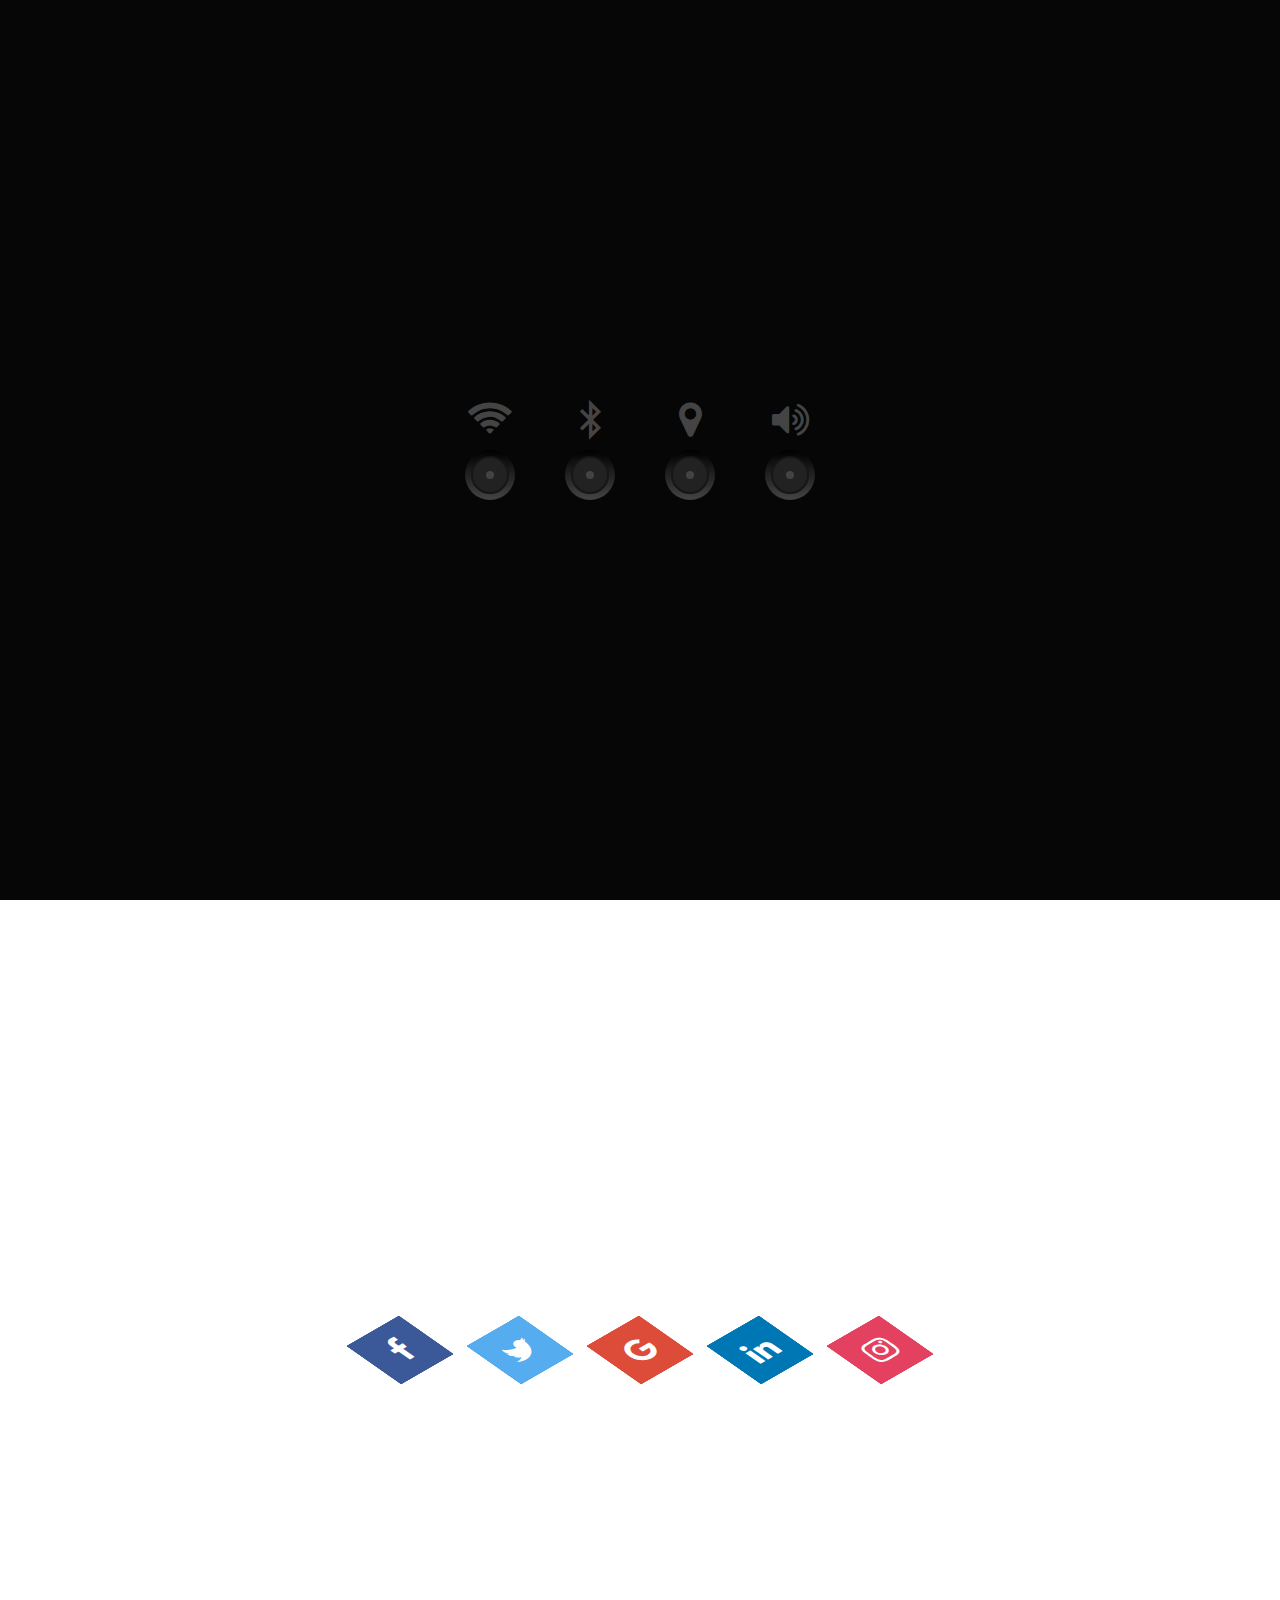
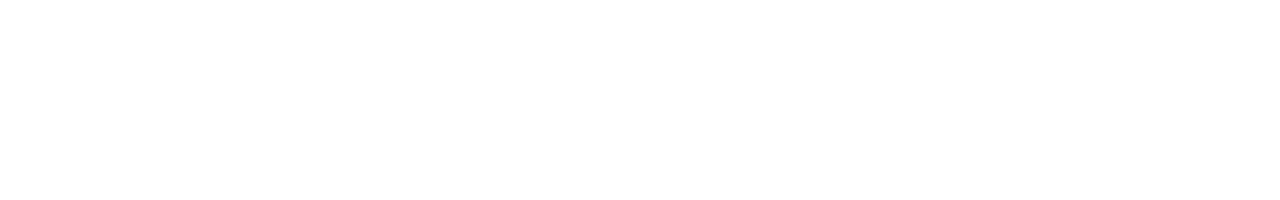
<file: index.html>
<!DOCTYPE html>
<html lang="en">

<head>
  <meta charset="UTF-8">
  <meta name="viewport" content="width=device-width, initial-scale=1.0">
  <link href="https://stackpath.bootstrapcdn.com/font-awesome/4.7.0/css/font-awesome.min.css" rel="stylesheet"
    integrity="sha384-wvfXpqpZZVQGK6TAh5PVlGOfQNHSoD2xbE+QkPxCAFlNEevoEH3Sl0sibVcOQVnN" crossorigin="anonymous">

  <link rel="stylesheet" href="./first/style.css">
  <title>Document</title>
</head>

<body>
  <div class="glowing-checkbox">
    <ul>
      <li>
        <label for="checkbox1">
          <input type="checkbox" name="" id="checkbox1">
          <i class="fa fa-wifi" aria-hidden="true"></i>
          <span class="check"></span>
        </label>
      </li>
      <li>
        <label for="checkbox2">
          <input type="checkbox" name="" id="checkbox2">
          <i class="fa fa-bluetooth-b" aria-hidden="true"></i>
          <span class="check"></span>
        </label>
      </li>
      <li>
        <label for="checkbox3">
          <input type="checkbox" name="" id="checkbox3">
          <i class="fa fa-map-marker" aria-hidden="true"></i>
          <span class="check"></span>
        </label>
      </li>
      <li>
        <label for="checkbox4">
          <input type="checkbox" name="" id="checkbox4">
          <i class="fa fa-volume-up" aria-hidden="true"></i>
          <span class="check"></span>
        </label>
      </li>
    </ul>
  </div>
  <div class="social-media">
    <ul>
      <li>
        <a href="#">
          <span></span>
          <span></span>
          <span></span>
          <span></span>
          <span class="fa fa-facebook" aria-hidden="true"></span>
        </a>
      </li>
      <li>
        <a href="#">
          <span></span>
          <span></span>
          <span></span>
          <span></span>
          <span class="fa fa-twitter" aria-hidden="true"></span>
        </a>
      </li>
      <li>
        <a href="#">
          <span></span>
          <span></span>
          <span></span>
          <span></span>
          <span class="fa fa-google" aria-hidden="true"></span>
        </a>
      </li>
      <li>
        <a href="#">
          <span></span>
          <span></span>
          <span></span>
          <span></span>
          <span class="fa fa-linkedin" aria-hidden="true"></span>
        </a>
      </li>
      <li>
        <a href="#">
          <span></span>
          <span></span>
          <span></span>
          <span></span>
          <span class="fa fa-instagram" aria-hidden="true"></span>
        </a>
      </li>
    </ul>
  </div>

</body>

</html>
</file>
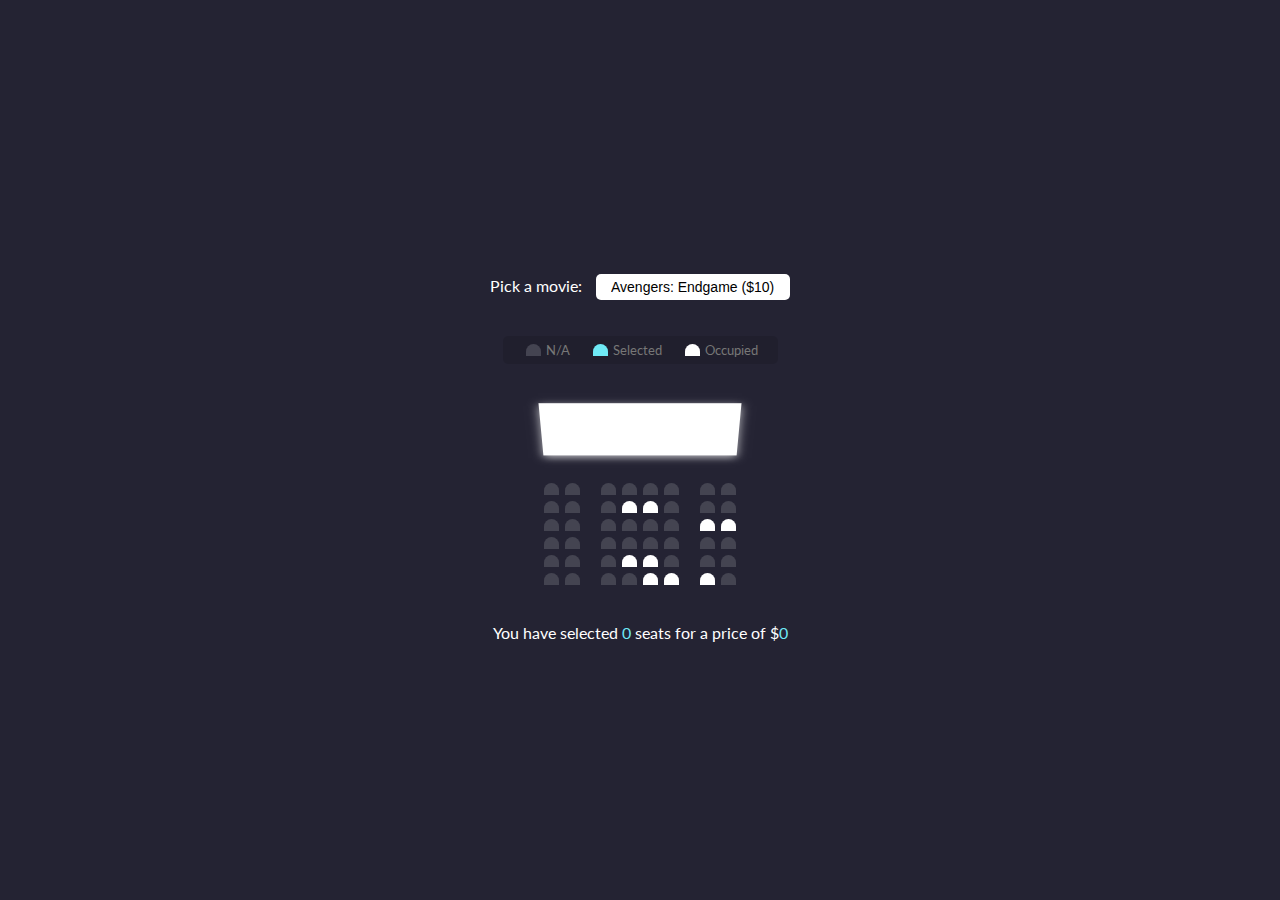
<file: 1-movie-seat/index.html>
<!DOCTYPE html>
<html lang="en">

<head>
  <meta charset="UTF-8">
  <meta name="viewport" content="width=device-width, initial-scale=1.0">
  <link rel="stylesheet" href="./style.css">
  <title>Movie seat booking</title>
</head>
<div class="movie-container">
  <label>Pick a movie:</label>
  <select id="movie">
    <option value="10">Avengers: Endgame ($10)</option>
    <option value="12">Joker ($12)</option>
    <option value="8">Toy Story 4 ($8)</option>
    <option value="9">The Lion King ($9)</option>
  </select>
</div>

<ul class="showcase">
  <li>
    <div class="seat"></div>
    <small>N/A</small>
  </li>
  <li>
    <div class="seat selected"></div>
    <small>Selected</small>
  </li>
  <li>
    <div class="seat occupied"></div>
    <small>Occupied</small>
  </li>
</ul>

<div class="container">
  <div class="screen"></div>

  <div class="row">
    <div class="seat"></div>
    <div class="seat"></div>
    <div class="seat"></div>
    <div class="seat"></div>
    <div class="seat"></div>
    <div class="seat"></div>
    <div class="seat"></div>
    <div class="seat"></div>
  </div>
  <div class="row">
    <div class="seat"></div>
    <div class="seat"></div>
    <div class="seat"></div>
    <div class="seat occupied"></div>
    <div class="seat occupied"></div>
    <div class="seat"></div>
    <div class="seat"></div>
    <div class="seat"></div>
  </div>
  <div class="row">
    <div class="seat"></div>
    <div class="seat"></div>
    <div class="seat"></div>
    <div class="seat"></div>
    <div class="seat"></div>
    <div class="seat"></div>
    <div class="seat occupied"></div>
    <div class="seat occupied"></div>
  </div>
  <div class="row">
    <div class="seat"></div>
    <div class="seat"></div>
    <div class="seat"></div>
    <div class="seat"></div>
    <div class="seat"></div>
    <div class="seat"></div>
    <div class="seat"></div>
    <div class="seat"></div>
  </div>
  <div class="row">
    <div class="seat"></div>
    <div class="seat"></div>
    <div class="seat"></div>
    <div class="seat occupied"></div>
    <div class="seat occupied"></div>
    <div class="seat"></div>
    <div class="seat"></div>
    <div class="seat"></div>
  </div>
  <div class="row">
    <div class="seat"></div>
    <div class="seat"></div>
    <div class="seat"></div>
    <div class="seat"></div>
    <div class="seat occupied"></div>
    <div class="seat occupied"></div>
    <div class="seat occupied"></div>
    <div class="seat"></div>
  </div>
</div>

<p class="text">
  You have selected <span id="count">0</span> seats for a price of $<span id="total">0</span>
</p>

<script src="script.js"></script>
</body>

</html>
</file>
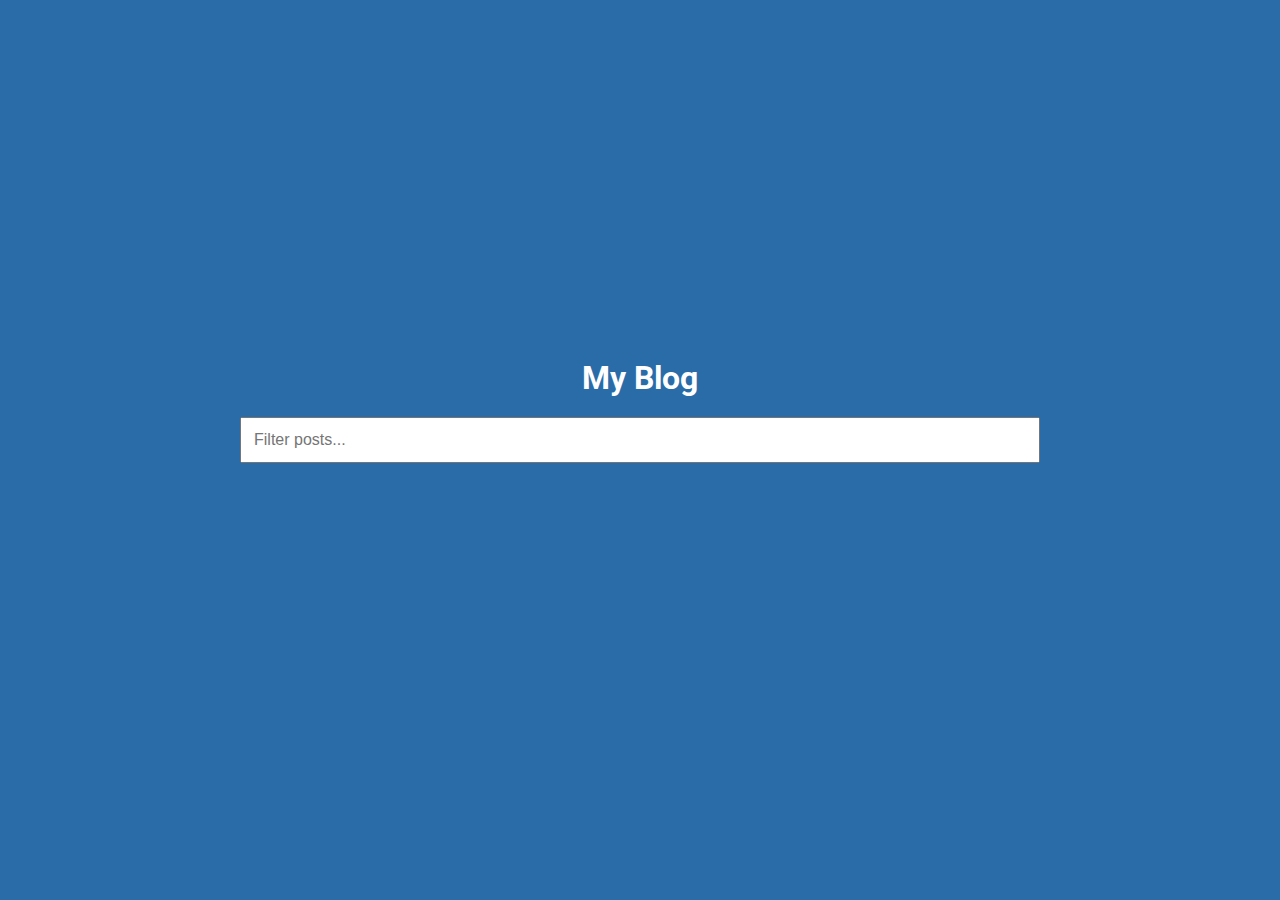
<file: 10-infinity-scroll/index.html>
<!DOCTYPE html>
<html lang="en">
  <head>
    <meta charset="UTF-8" />
    <meta name="viewport" content="width=device-width, initial-scale=1.0" />
    <meta http-equiv="X-UA-Compatible" content="ie=edge" />
    <link rel="stylesheet" href="style.css" />
    <title>My Blog</title>
  </head>
  <body>
    <h1>My Blog</h1>

    <div class="filter-container">
      <input
        type="text"
        id="filter"
        class="filter"
        placeholder="Filter posts..."
      />
    </div>

    <div id="posts-container"></div>

    <div class="loader">
      <div class="circle"></div>
      <div class="circle"></div>
      <div class="circle"></div>
    </div>

    <script src="script.js"></script>
  </body>
</html>
</file>
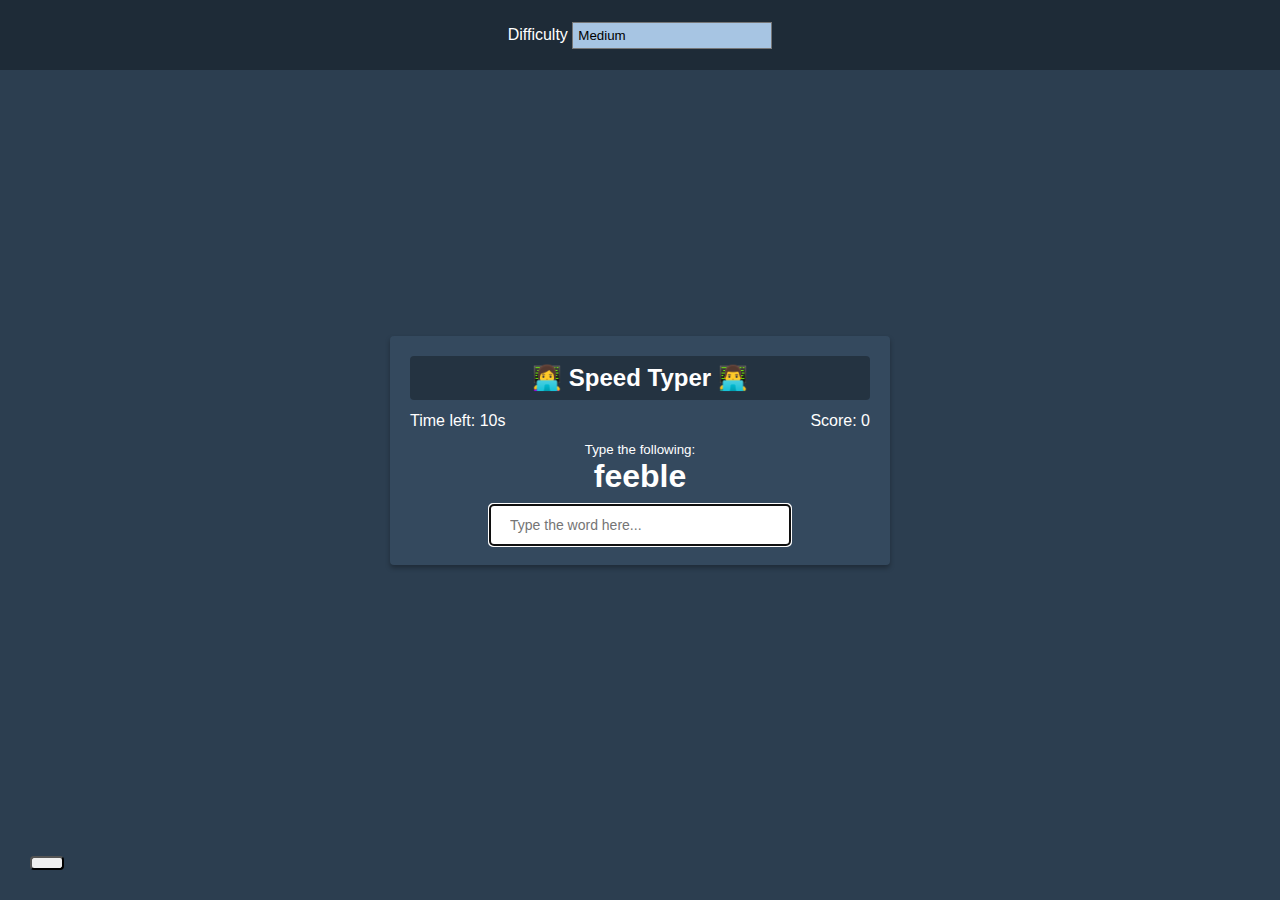
<file: 11-speed-typer/index.html>
<!DOCTYPE html>
<html lang="en">

<head>
  <meta charset="UTF-8" />
  <meta name="viewport" content="width=device-width, initial-scale=1.0" />
  <meta http-equiv="X-UA-Compatible" content="ie=edge" />
  <link rel="stylesheet" href="https://cdnjs.cloudflare.com/ajax/libs/font-awesome/5.11.2/css/all.min.css"
    integrity="sha256-+N4/V/SbAFiW1MPBCXnfnP9QSN3+Keu+NlB+0ev/YKQ=" crossorigin="anonymous" />
  <link rel="stylesheet" href="style.css" />
  <title>Speed Typer</title>
</head>

<body>
  <button id="settings-btn" class="settings-btn">
    <i class="fas fa-cog"></i>
  </button>

  <div id="settings" class="settings">
    <form id="settings-form">
      <div>
        <label for="difficulty">Difficulty</label>
        <select id="difficulty">
          <option value="easy">Easy</option>
          <option value="medium">Medium</option>
          <option value="hard">Hard</option>
        </select>
      </div>
    </form>
  </div>

  <div class="container">
    <h2>👩‍💻 Speed Typer 👨‍💻</h2>
    <small>Type the following:</small>

    <h1 id="word"></h1>

    <input type="text" id="text" autocomplete="off" placeholder="Type the word here..." />

    <p class="time-container">Time left: <span id="time">10s</span></p>

    <p class="score-container">Score: <span id="score">0</span></p>

    <div id="end-game-container" class="end-game-container"></div>
  </div>

  <script src="script.js"></script>
</body>

</html>
</file>
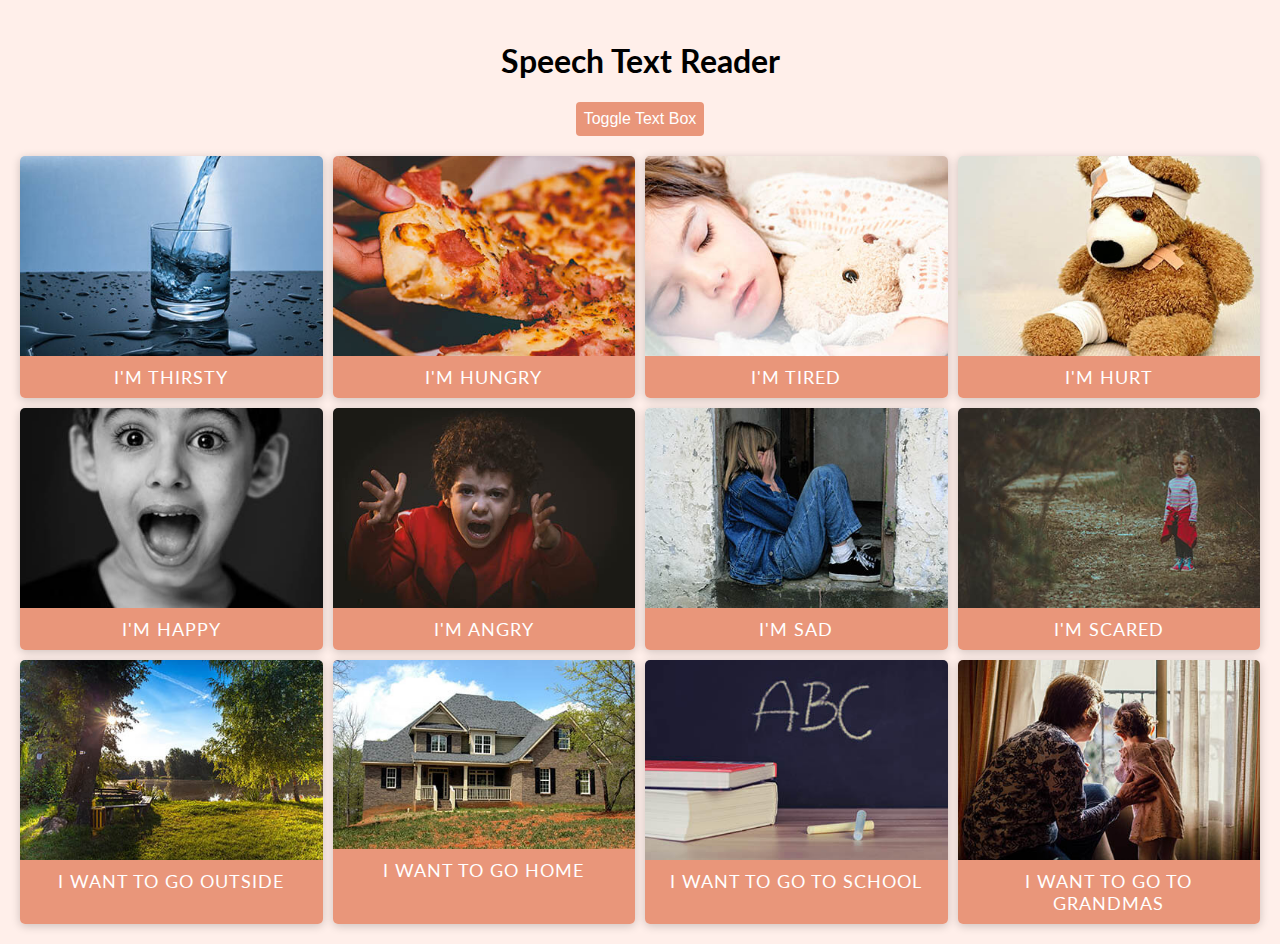
<file: 12-text-reader/index.html>
<!DOCTYPE html>
<html lang="en">
  <head>
    <meta charset="UTF-8" />
    <meta name="viewport" content="width=device-width, initial-scale=1.0" />
    <meta http-equiv="X-UA-Compatible" content="ie=edge" />
    <link rel="stylesheet" href="style.css" />
    <title>Speech Text Reader</title>
  </head>
  <body>
    <div class="container">
      <h1>Speech Text Reader</h1>
      <button id="toggle" class="btn btn-toggle">
        Toggle Text Box
      </button>
      <div id="text-box" class="text-box">
        <div id="close" class="close">X</div>
        <h3>Choose Voice</h3>
        <select id="voices"></select>
        <textarea id="text" placeholder="Enter text to read..."></textarea>
        <button class="btn" id="read">Read Text</button>
      </div>
      <main></main>
    </div>

    <script src="script.js"></script>
  </body>
</html>
</file>
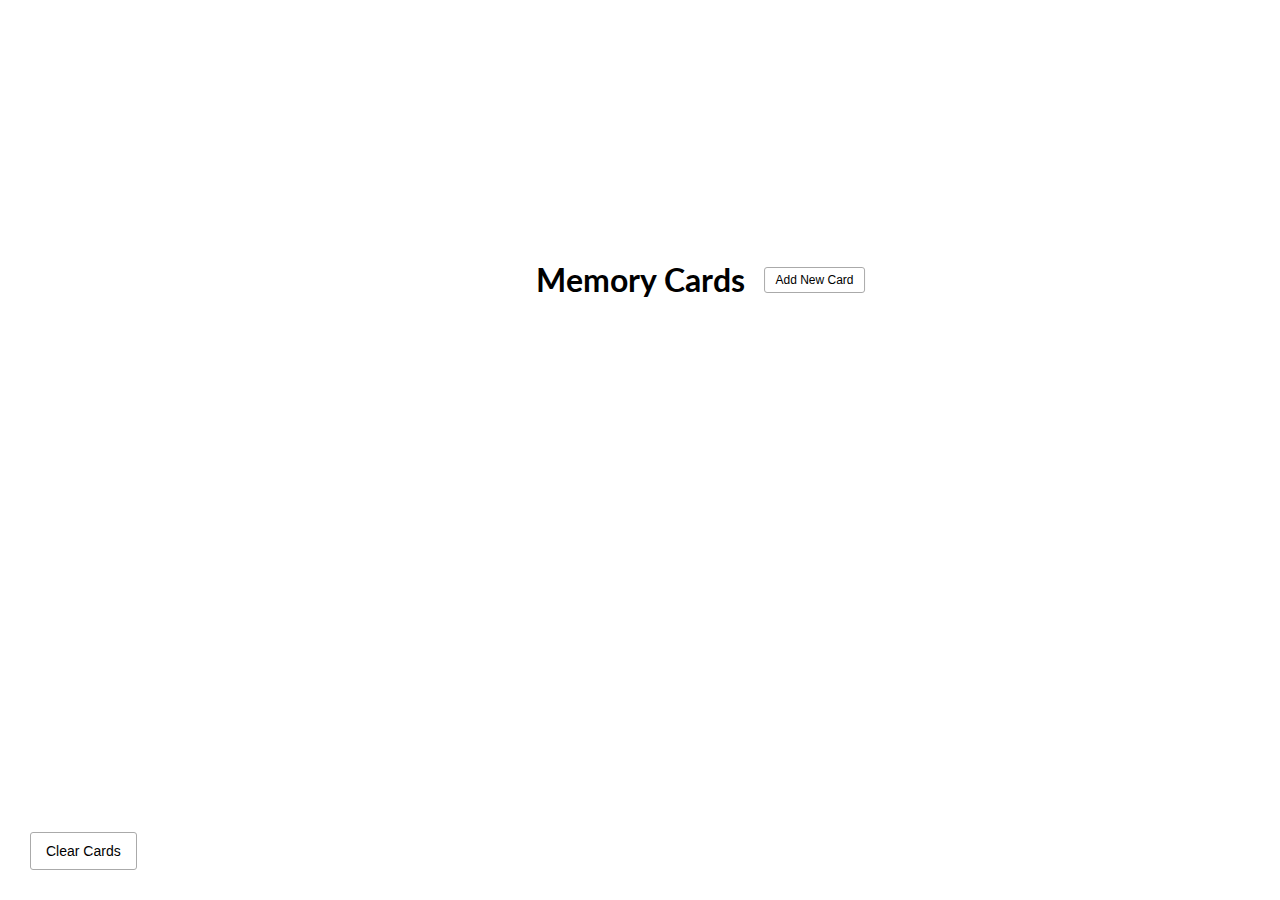
<file: 13-memory-card/index.html>
<!DOCTYPE html>
<html lang="en">

<head>
  <meta charset="UTF-8" />
  <meta name="viewport" content="width=device-width, initial-scale=1.0" />
  <meta http-equiv="X-UA-Compatible" content="ie=edge" />
  <link rel="stylesheet" href="https://cdnjs.cloudflare.com/ajax/libs/font-awesome/5.11.2/css/all.min.css"
    integrity="sha256-+N4/V/SbAFiW1MPBCXnfnP9QSN3+Keu+NlB+0ev/YKQ=" crossorigin="anonymous" />
  <link rel="stylesheet" href="style.css" />
  <title>Memory Cards</title>
</head>

<body>
  <button id="clear" class="clear btn">
    <i class="fas fa-trash"></i> Clear Cards
  </button>

  <h1>
    Memory Cards
    <button id="show" class="btn btn-small">
      <i class="fas fa-plus"></i> Add New Card
    </button>
  </h1>

  <div id="cards-container" class="cards">
    <!-- <div class="card active">
      <div class="inner-card">
        <div class="inner-card-front">
          <p>
            What is PHP?
          </p>
        </div>  
        <div class="inner-card-back">
          <p>
            A programming language
          </p>
        </div>
      </div>
    </div>

    <div class="card">
      <div class="inner-card">
        <div class="inner-card-front">
          <p>
            What is PHP?
          </p>
        </div>
        <div class="inner-card-back">
          <p>
            A programming language
          </p>
        </div>
      </div>
    </div> -->
  </div>

  <div class="navigation">
    <button id="prev" class="nav-button">
      <i class="fas fa-arrow-left"></i>
    </button>

    <p id="current"></p>

    <button id="next" class="nav-button">
      <i class="fas fa-arrow-right"></i>
    </button>
  </div>

  <div id="add-container" class="add-container">
    <h1>
      Add New Card
      <button id="hide" class="btn btn-small btn-ghost">
        <i class="fas fa-times"></i>
      </button>
    </h1>

    <div class="form-group">
      <label for="question">Question</label>
      <textarea id="question" placeholder="Enter question..."></textarea>
    </div>

    <div class="form-group">
      <label for="answer">Answer</label>
      <textarea id="answer" placeholder="Enter Answer..."></textarea>
    </div>

    <button id="add-card" class="btn">
      <i class="fas fa-plus"></i> Add Card
    </button>
  </div>

  <script src="script.js"></script>
</body>

</html>
</file>
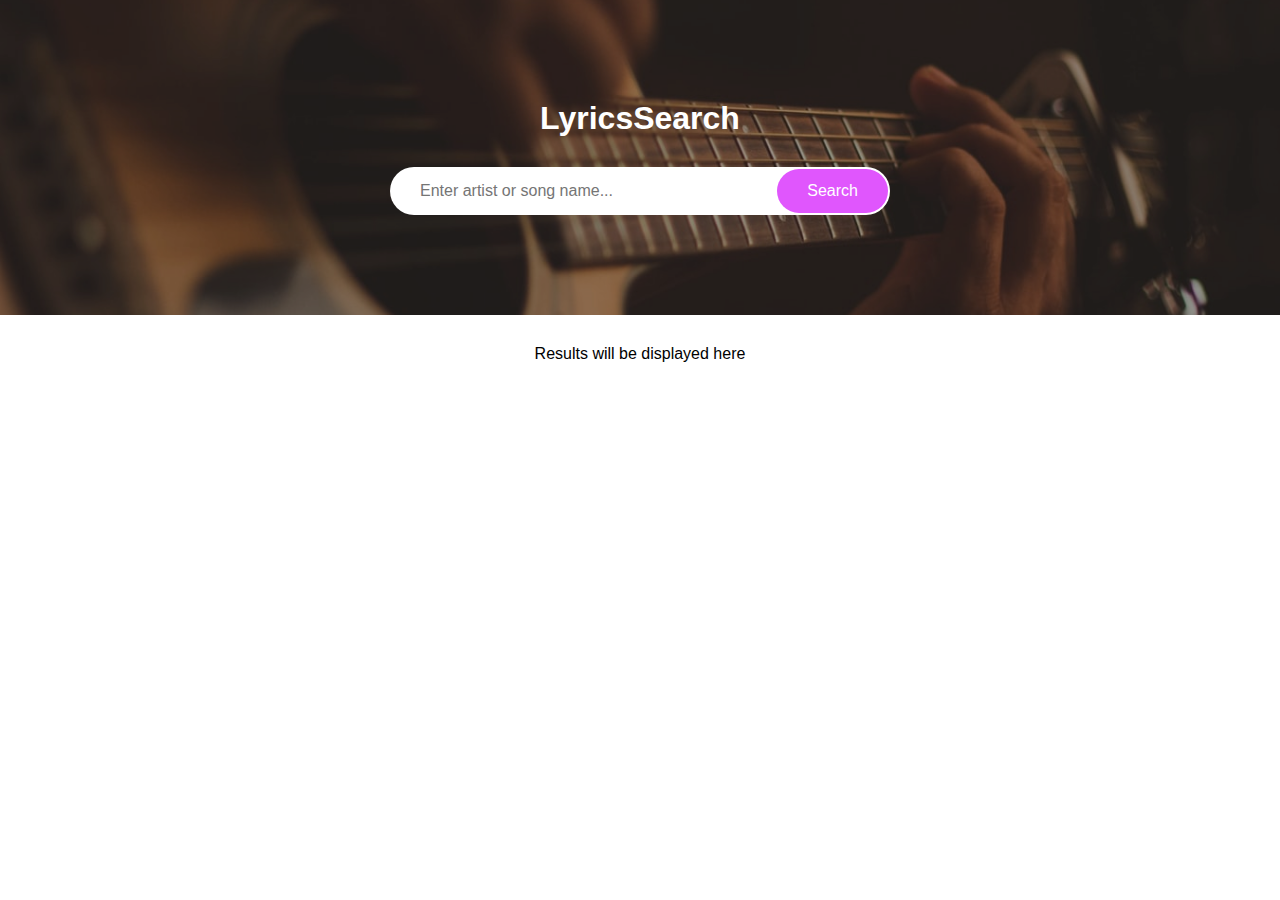
<file: 14-lyric-search-app/index.html>
<!DOCTYPE html>
<html lang="en">
  <head>
    <meta charset="UTF-8" />
    <meta name="viewport" content="width=device-width, initial-scale=1.0" />
    <meta http-equiv="X-UA-Compatible" content="ie=edge" />
    <link rel="stylesheet" href="style.css" />
    <title>LyricsSearch</title>
  </head>
  <body>
    <header>
      <h1>LyricsSearch</h1>

      <form id="form">
        <input
          type="text"
          id="search"
          placeholder="Enter artist or song name..."
        />
        <button>Search</button>
      </form>
    </header>

    <div id="result" class="container">
      <p>Results will be displayed here</p>
    </div>

    <div id="more" class="container centered"></div>

    <script src="script.js"></script>
  </body>
</html>
</file>
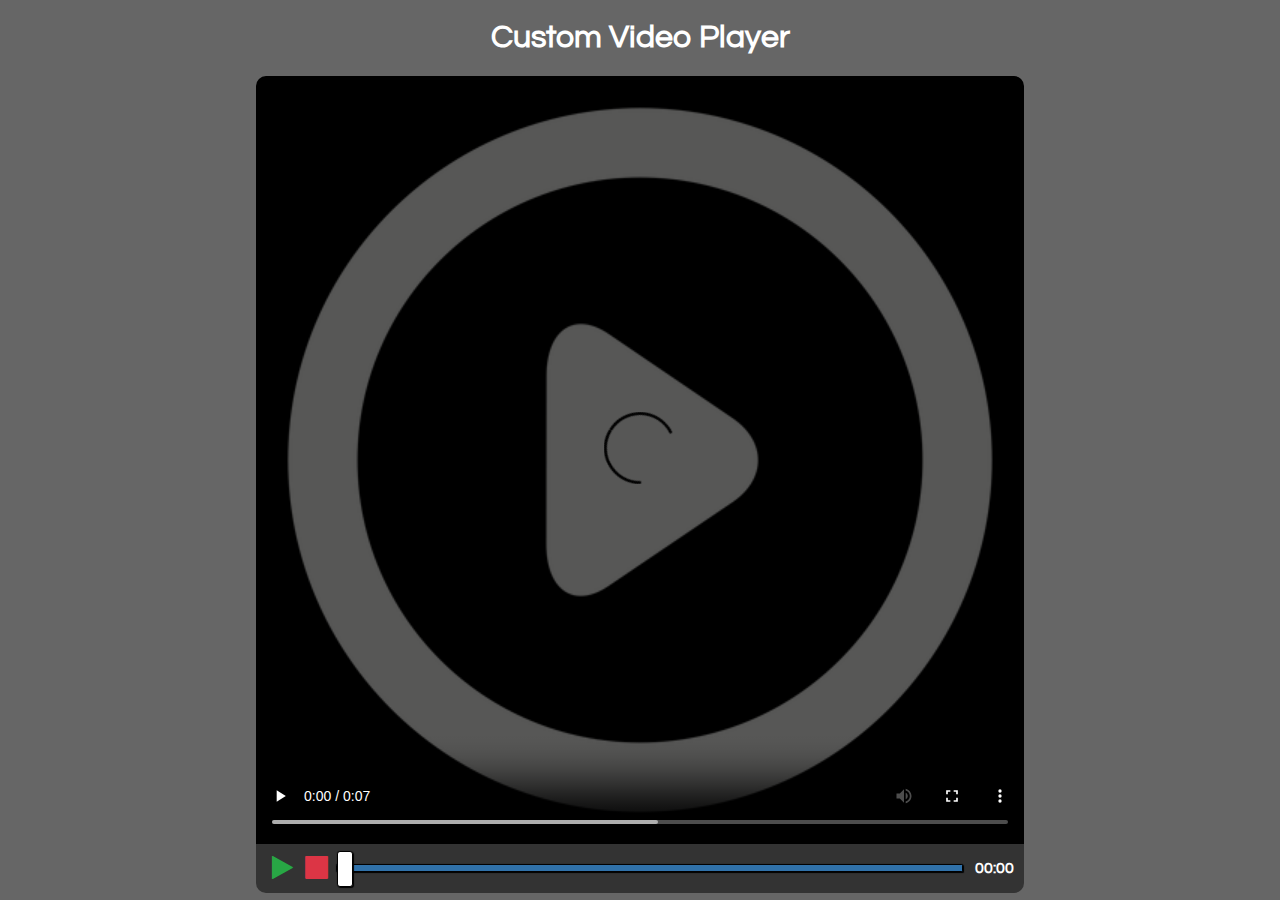
<file: 2-video-player/index.html>
<!DOCTYPE html>
<html lang="en">

<head>
  <meta charset="UTF-8">
  <meta name="viewport" content="width=device-width, initial-scale=1.0">
  <meta http-equiv="X-UA-Compatible" content="ie=edge" />
  <title>Custom Video Player</title>
  <link href="https://stackpath.bootstrapcdn.com/font-awesome/4.7.0/css/font-awesome.min.css" rel="stylesheet"
    integrity="sha384-wvfXpqpZZVQGK6TAh5PVlGOfQNHSoD2xbE+QkPxCAFlNEevoEH3Sl0sibVcOQVnN" crossorigin="anonymous" />
  <link rel="stylesheet" href="css/progess.css" />
  <link rel="stylesheet" href="css/style.css" />
</head>

<body>
  <h1>Custom Video Player</h1>
  <video controls src="videos/coverr.mp4" id="video" class="screen" poster="img/poster.png"></video>
  <div class="controls">
    <button class="btn" id="play">
      <i class="fa fa-play fa-2x"></i>
    </button>
    <button class="btn" id="stop">
      <i class="fa fa-stop fa-2x"></i>
    </button>
    <input type="range" id="progress" class="progress" min="0" max="100" step="0.1" value="0" />
    <span class="timestamp" id="timestamp">00:00</span>
  </div>
  <script src="script.js"></script>
</body>

</html>
</file>
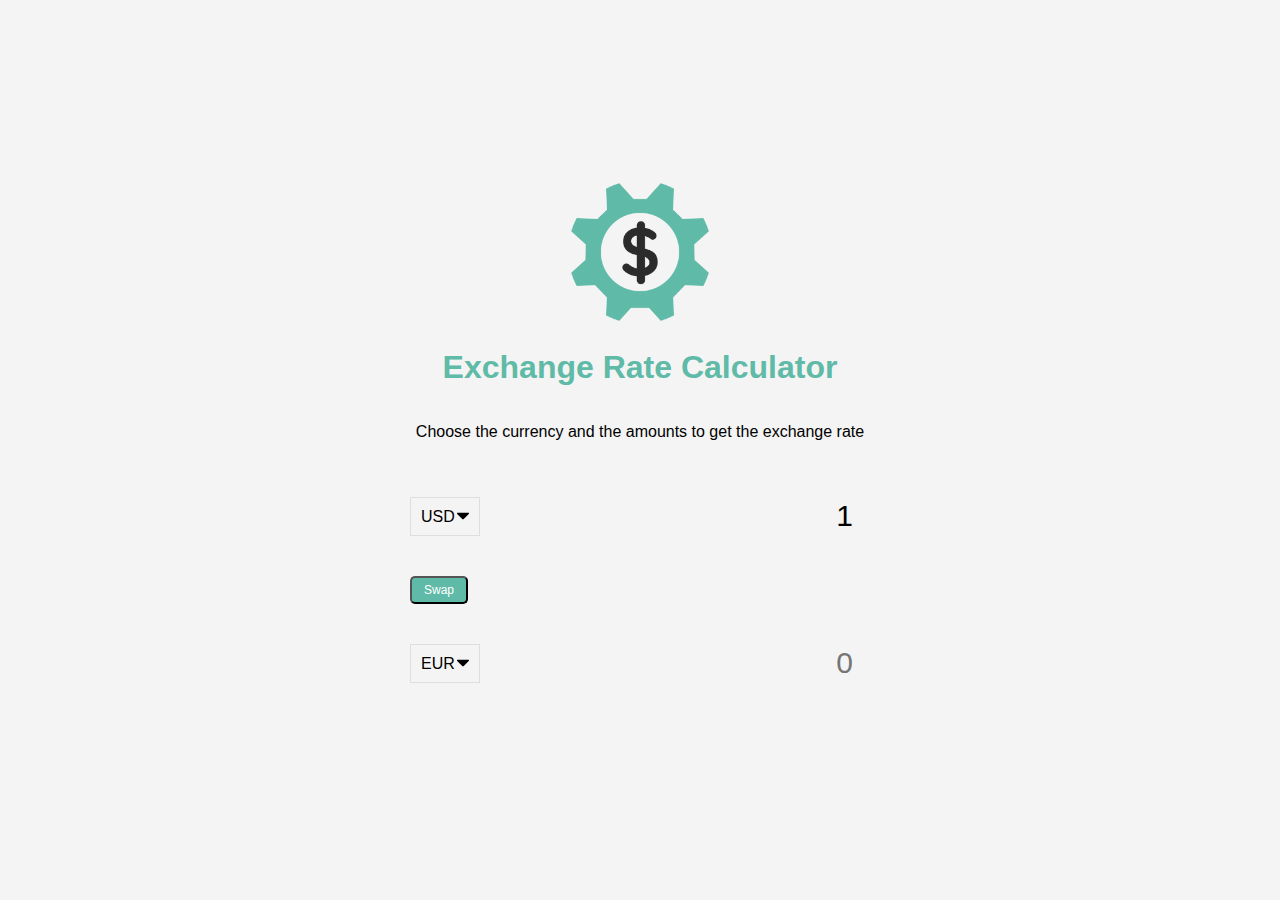
<file: 3-exchange-rate/index.html>
<!DOCTYPE html>
<html lang="en">
  <head>
    <meta charset="UTF-8" />
    <meta name="viewport" content="width=device-width, initial-scale=1.0" />
    <meta http-equiv="X-UA-Compatible" content="ie=edge" />
    <title>Exchange Rate Calculator</title>
    <link rel="stylesheet" href="style.css" />
  </head>
  <body>
    <img src="img/money.png" alt="" class="money-img" />
    <h1>Exchange Rate Calculator</h1>
    <p>Choose the currency and the amounts to get the exchange rate</p>

    <div class="container">
      <div class="currency">
        <select id="currency-one">
          <option value="AED">AED</option>
          <option value="ARS">ARS</option>
          <option value="AUD">AUD</option>
          <option value="BGN">BGN</option>
          <option value="BRL">BRL</option>
          <option value="BSD">BSD</option>
          <option value="CAD">CAD</option>
          <option value="CHF">CHF</option>
          <option value="CLP">CLP</option>
          <option value="CNY">CNY</option>
          <option value="COP">COP</option>
          <option value="CZK">CZK</option>
          <option value="DKK">DKK</option>
          <option value="DOP">DOP</option>
          <option value="EGP">EGP</option>
          <option value="EUR">EUR</option>
          <option value="FJD">FJD</option>
          <option value="GBP">GBP</option>
          <option value="GTQ">GTQ</option>
          <option value="HKD">HKD</option>
          <option value="HRK">HRK</option>
          <option value="HUF">HUF</option>
          <option value="IDR">IDR</option>
          <option value="ILS">ILS</option>
          <option value="INR">INR</option>
          <option value="ISK">ISK</option>
          <option value="JPY">JPY</option>
          <option value="KRW">KRW</option>
          <option value="KZT">KZT</option>
          <option value="MXN">MXN</option>
          <option value="MYR">MYR</option>
          <option value="NOK">NOK</option>
          <option value="NZD">NZD</option>
          <option value="PAB">PAB</option>
          <option value="PEN">PEN</option>
          <option value="PHP">PHP</option>
          <option value="PKR">PKR</option>
          <option value="PLN">PLN</option>
          <option value="PYG">PYG</option>
          <option value="RON">RON</option>
          <option value="RUB">RUB</option>
          <option value="SAR">SAR</option>
          <option value="SEK">SEK</option>
          <option value="SGD">SGD</option>
          <option value="THB">THB</option>
          <option value="TRY">TRY</option>
          <option value="TWD">TWD</option>
          <option value="UAH">UAH</option>
          <option value="USD" selected>USD</option>
          <option value="UYU">UYU</option>
          <option value="VND">VND</option>
          <option value="ZAR">ZAR</option>
        </select>
        <input type="number" id="amount-one" placeholder="0" value="1" />
      </div>

      <div class="swap-rate-container">
        <button class="btn" id="swap">
          Swap
        </button>
        <div class="rate" id="rate"></div>
      </div>

      <div class="currency">
        <select id="currency-two">
          <option value="AED">AED</option>
          <option value="ARS">ARS</option>
          <option value="AUD">AUD</option>
          <option value="BGN">BGN</option>
          <option value="BRL">BRL</option>
          <option value="BSD">BSD</option>
          <option value="CAD">CAD</option>
          <option value="CHF">CHF</option>
          <option value="CLP">CLP</option>
          <option value="CNY">CNY</option>
          <option value="COP">COP</option>
          <option value="CZK">CZK</option>
          <option value="DKK">DKK</option>
          <option value="DOP">DOP</option>
          <option value="EGP">EGP</option>
          <option value="EUR" selected>EUR</option>
          <option value="FJD">FJD</option>
          <option value="GBP">GBP</option>
          <option value="GTQ">GTQ</option>
          <option value="HKD">HKD</option>
          <option value="HRK">HRK</option>
          <option value="HUF">HUF</option>
          <option value="IDR">IDR</option>
          <option value="ILS">ILS</option>
          <option value="INR">INR</option>
          <option value="ISK">ISK</option>
          <option value="JPY">JPY</option>
          <option value="KRW">KRW</option>
          <option value="KZT">KZT</option>
          <option value="MXN">MXN</option>
          <option value="MYR">MYR</option>
          <option value="NOK">NOK</option>
          <option value="NZD">NZD</option>
          <option value="PAB">PAB</option>
          <option value="PEN">PEN</option>
          <option value="PHP">PHP</option>
          <option value="PKR">PKR</option>
          <option value="PLN">PLN</option>
          <option value="PYG">PYG</option>
          <option value="RON">RON</option>
          <option value="RUB">RUB</option>
          <option value="SAR">SAR</option>
          <option value="SEK">SEK</option>
          <option value="SGD">SGD</option>
          <option value="THB">THB</option>
          <option value="TRY">TRY</option>
          <option value="TWD">TWD</option>
          <option value="UAH">UAH</option>
          <option value="USD">USD</option>
          <option value="UYU">UYU</option>
          <option value="VND">VND</option>
          <option value="ZAR">ZAR</option>
        </select>
        <input type="number" id="amount-two" placeholder="0" />
      </div>
    </div>

    <script src="script.js"></script>
  </body>
</html>
</file>
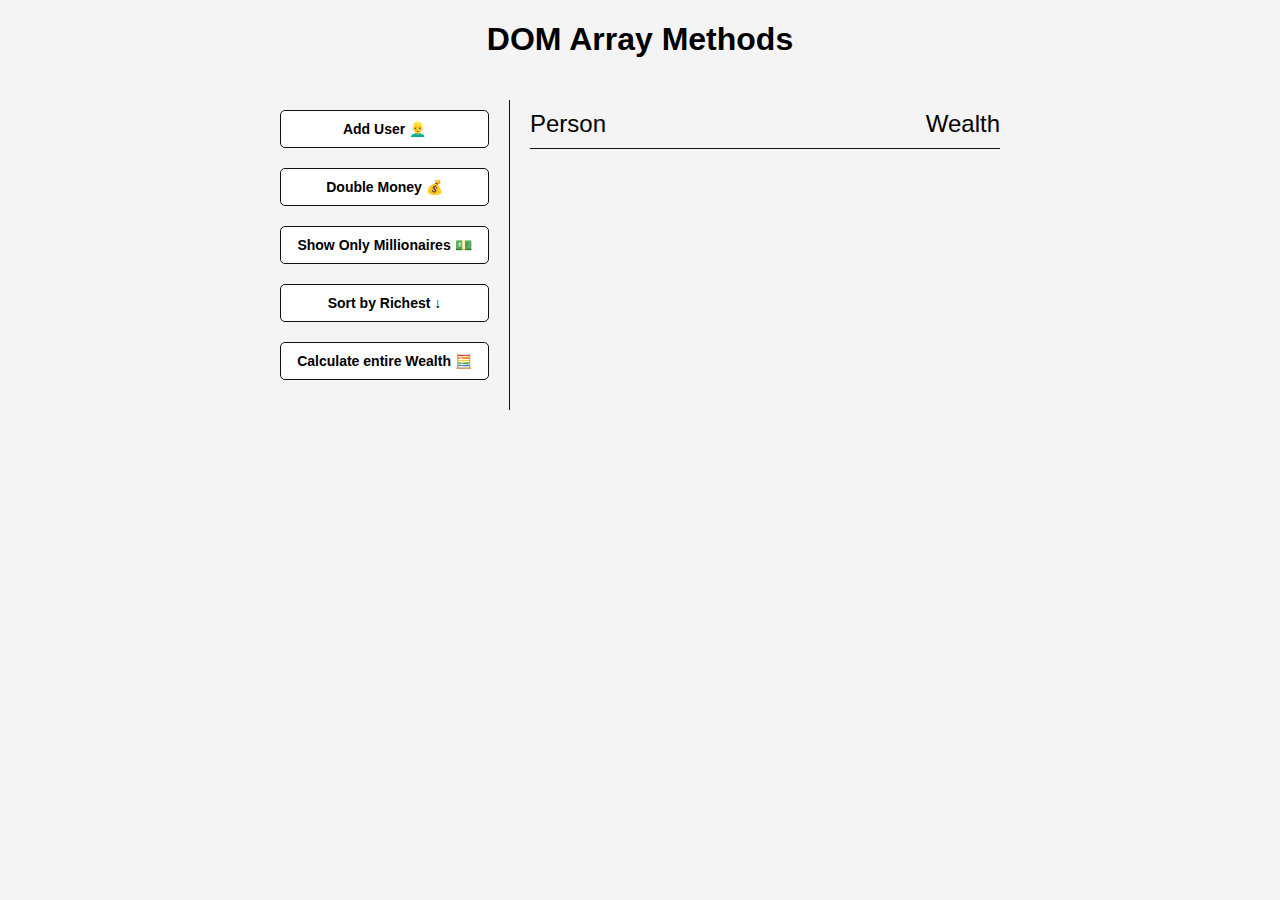
<file: 4-dom-array-method/index.html>
<!DOCTYPE html>
<html lang="en">
  <head>
    <meta charset="UTF-8" />
    <meta name="viewport" content="width=device-width, initial-scale=1.0" />
    <meta http-equiv="X-UA-Compatible" content="ie=edge" />
    <link rel="stylesheet" href="style.css" />
    <title>DOM Array Methods</title>
  </head>
  <body>
    <h1>DOM Array Methods</h1>

    <div class="container">
      <aside>
        <button id="add-user">Add User 👱‍♂️</button>
        <button id="double">Double Money 💰</button>
        <button id="show-millionaires">Show Only Millionaires 💵</button>
        <button id="sort">Sort by Richest ↓</button>
        <button id="calculate-wealth">Calculate entire Wealth 🧮</button>
      </aside>

      <main id="main">
        <h2><strong>Person</strong> Wealth</h2>
      </main>
    </div>

    <script src="script.js"></script>
  </body>
</html>
</file>
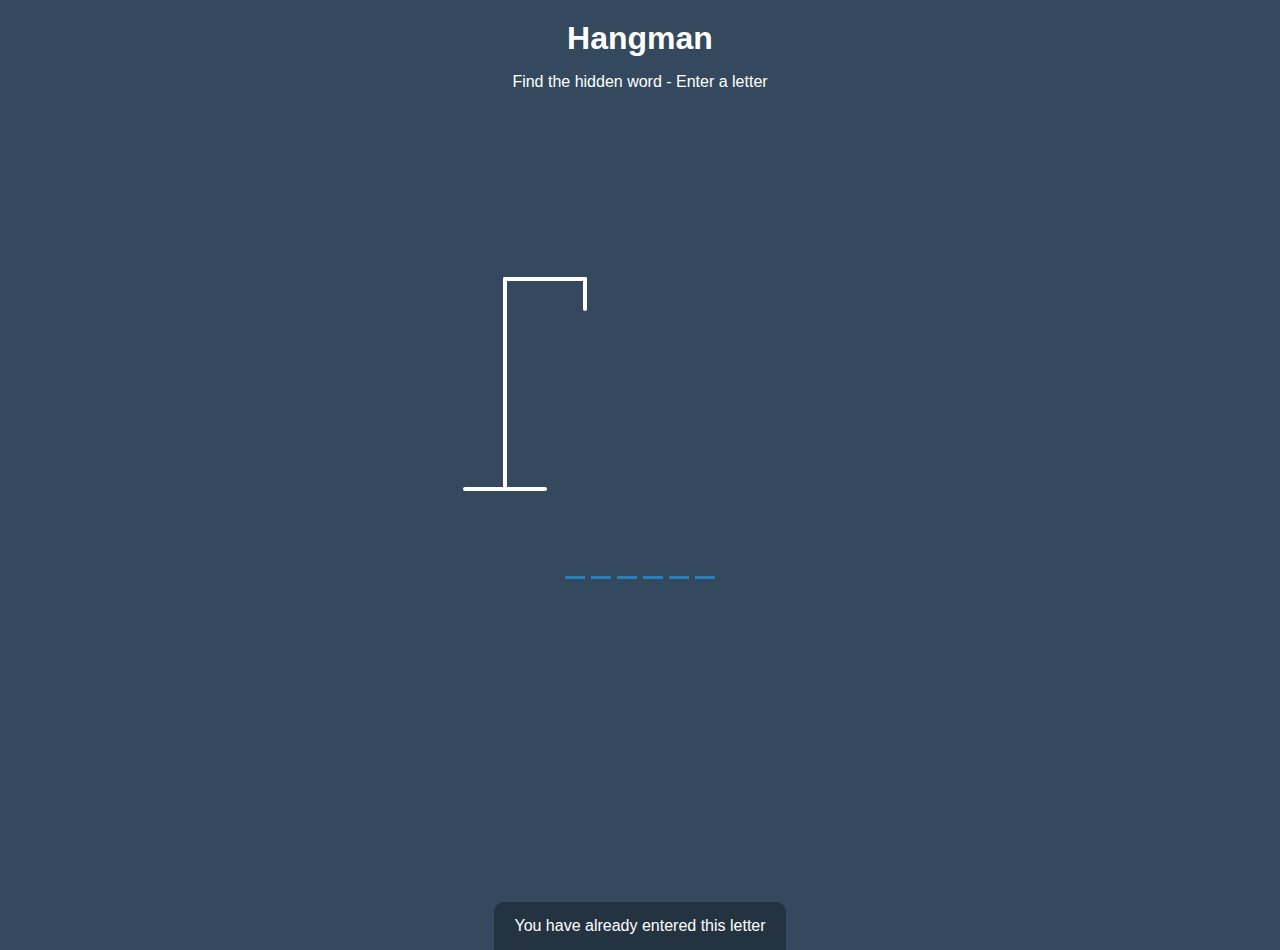
<file: 6-hangman/index.html>
<!DOCTYPE html>
<html lang="en">
  <head>
    <meta charset="UTF-8" />
    <meta name="viewport" content="width=device-width, initial-scale=1.0" />
    <meta http-equiv="X-UA-Compatible" content="ie=edge" />
    <link rel="stylesheet" href="style.css" />
    <title>Hangman</title>
  </head>
  <body>
    <h1>Hangman</h1>
    <p>Find the hidden word - Enter a letter</p>
    <div class="game-container">
      <svg height="250" width="200" class="figure-container">
        <!-- Rod -->
        <line x1="60" y1="20" x2="140" y2="20" />
        <line x1="140" y1="20" x2="140" y2="50" />
        <line x1="60" y1="20" x2="60" y2="230" />
        <line x1="20" y1="230" x2="100" y2="230" />

        <!-- Head -->
        <circle cx="140" cy="70" r="20" class="figure-part" />
        <!-- Body -->
        <line x1="140" y1="90" x2="140" y2="150" class="figure-part" />
        <!-- Arms -->
        <line x1="140" y1="120" x2="120" y2="100" class="figure-part" />
        <line x1="140" y1="120" x2="160" y2="100" class="figure-part" />
        <!-- Legs -->
        <line x1="140" y1="150" x2="120" y2="180" class="figure-part" />
        <line x1="140" y1="150" x2="160" y2="180" class="figure-part" />
      </svg>

      <div class="wrong-letters-container">
        <div id="wrong-letters"></div>
      </div>

      <div class="word" id="word"></div>
    </div>

    <!-- Container for final message -->
    <div class="popup-container" id="popup-container">
      <div class="popup">
        <h2 id="final-message"></h2>
        <button id="play-button">Play Again</button>
      </div>
    </div>

    <!-- Notification -->
    <div class="notification-container" id="notification-container">
      <p>You have already entered this letter</p>
    </div>

    <script src="script.js"></script>
  </body>
</html>
</file>
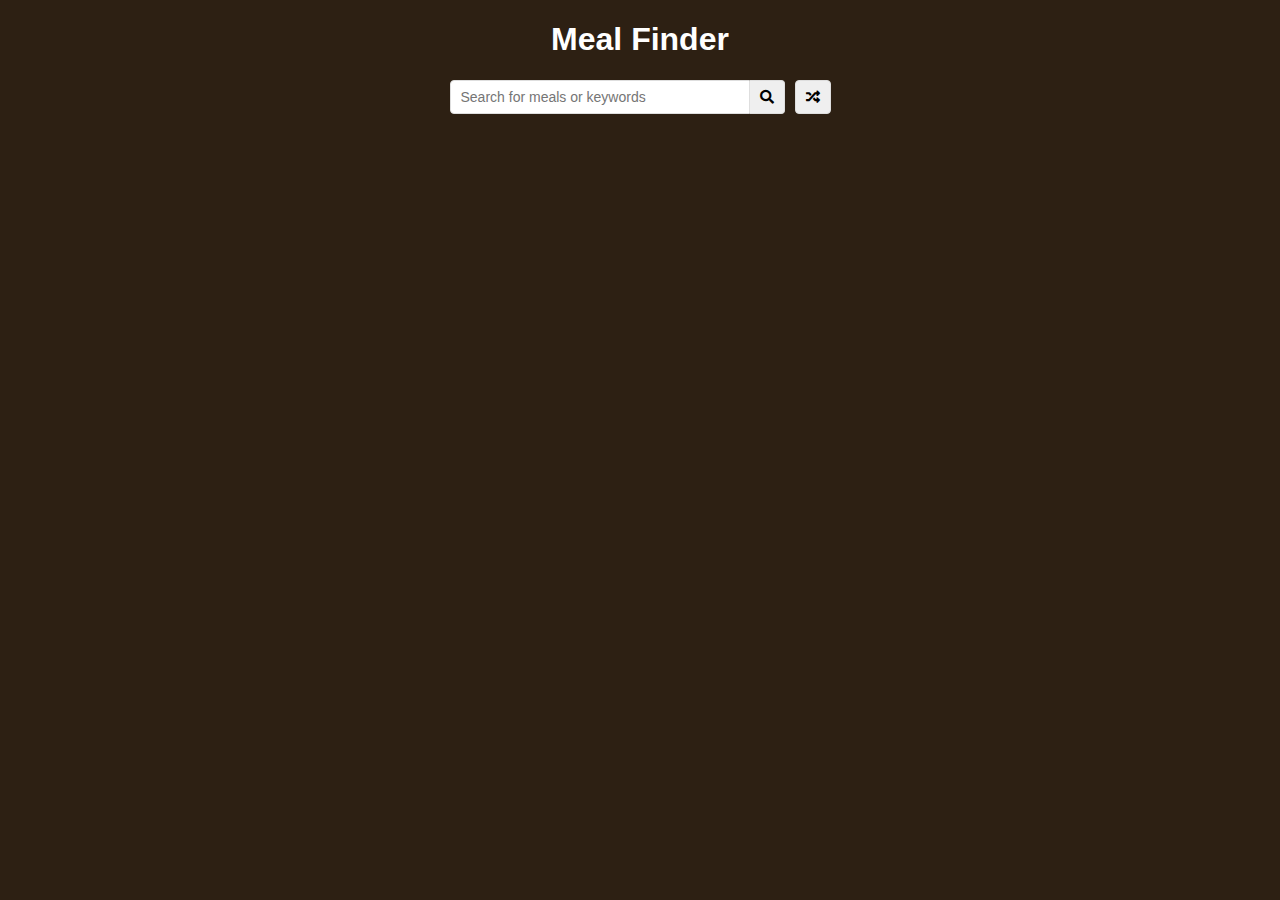
<file: 7-meal-finder/index.html>
<!DOCTYPE html>
<html lang="en">
  <head>
    <meta charset="UTF-8" />
    <meta name="viewport" content="width=device-width, initial-scale=1.0" />
    <meta http-equiv="X-UA-Compatible" content="ie=edge" />
    <link
      rel="stylesheet"
      href="https://cdnjs.cloudflare.com/ajax/libs/font-awesome/5.10.2/css/all.min.css"
    />
    <link rel="stylesheet" href="style.css" />
    <title>Meal Finder</title>
  </head>
  <body>
    <div class="container">
      <h1>Meal Finder</h1>
      <div class="flex">
        <form class="flex" id="submit">
          <input
            type="text"
            id="search"
            placeholder="Search for meals or keywords"
          />
          <button class="search-btn" type="submit">
            <i class="fas fa-search"></i>
          </button>
        </form>
        <button class="random-btn" id="random">
          <i class="fas fa-random"></i>
        </button>
      </div>

      <div id="result-heading"></div>
      <div id="meals" class="meals"></div>
      <div id="single-meal"></div>
    </div>

    <script src="script.js"></script>
  </body>
</html>
</file>
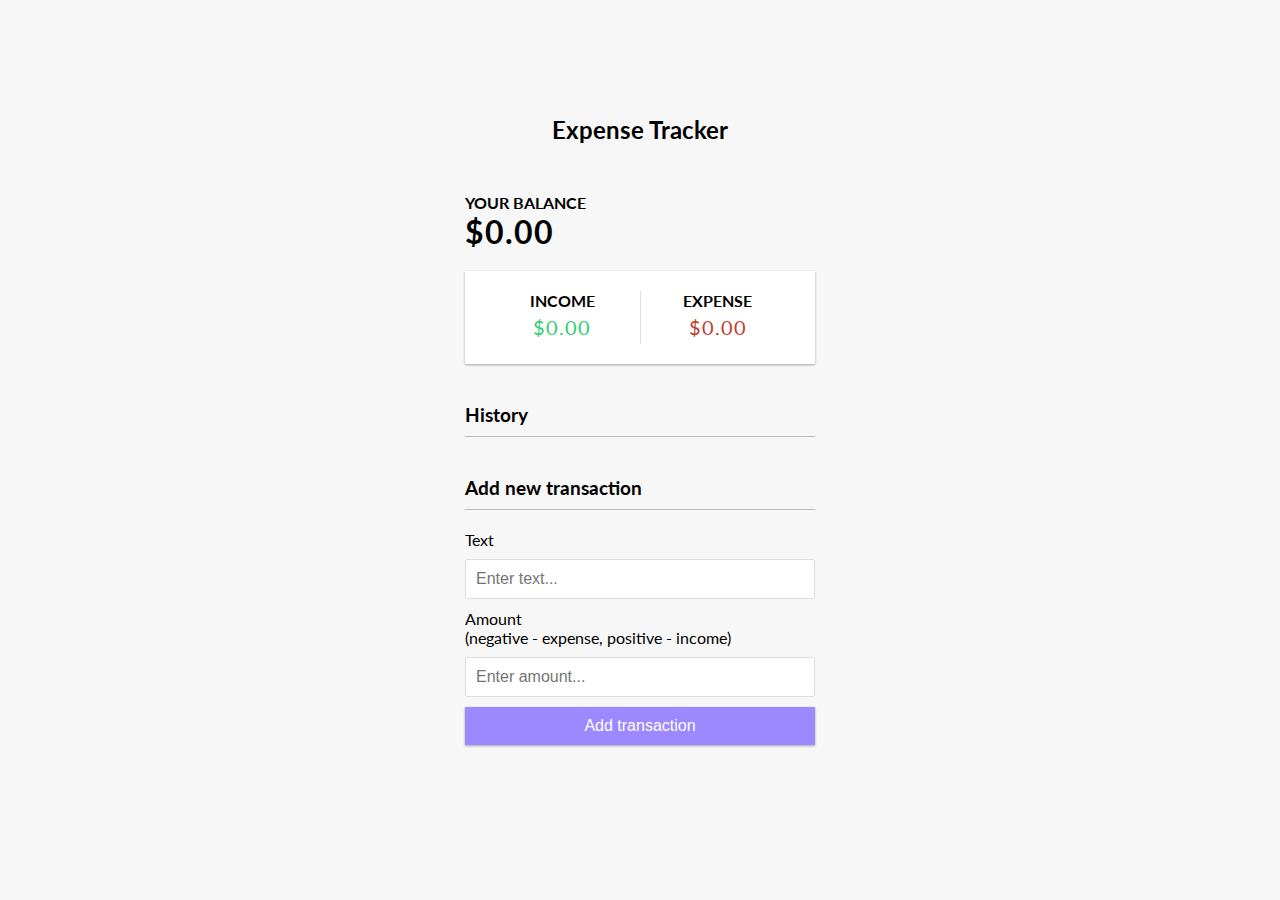
<file: 8-expense-tracker/index.html>
<!DOCTYPE html>
<html lang="en">
  <head>
    <meta charset="UTF-8" />
    <meta name="viewport" content="width=device-width, initial-scale=1.0" />
    <meta http-equiv="X-UA-Compatible" content="ie=edge" />
    <link rel="stylesheet" href="style.css" />
    <title>Expense Tracker</title>
  </head>
  <body>
    <h2>Expense Tracker</h2>

    <div class="container">
      <h4>Your Balance</h4>
      <h1 id="balance">$0.00</h1>

      <div class="inc-exp-container">
        <div>
          <h4>Income</h4>
          <p id="money-plus" class="money plus">+$0.00</p>
        </div>
        <div>
          <h4>Expense</h4>
          <p id="money-minus" class="money minus">-$0.00</p>
        </div>
      </div>

      <h3>History</h3>
      <ul id="list" class="list">
        <!-- <li class="minus">
          Cash <span>-$400</span><button class="delete-btn">x</button>
        </li> -->
      </ul>

      <h3>Add new transaction</h3>
      <form id="form">
        <div class="form-control">
          <label for="text">Text</label>
          <input type="text" id="text" placeholder="Enter text..." />
        </div>
        <div class="form-control">
          <label for="amount"
            >Amount <br />
            (negative - expense, positive - income)</label
          >
          <input type="number" id="amount" placeholder="Enter amount..." />
        </div>
        <button class="btn">Add transaction</button>
      </form>
    </div>

    <script src="script.js"></script>
  </body>
</html>
</file>
<file: first/style.css>
body {
  margin: 0;
  padding: 0;
}

.glowing-checkbox {
  margin: 0;
  padding: 0;
  display: flex;
  justify-content: center;
  align-items: center;
  background: #060606;
  height: 100vh;
}

.glowing-checkbox ul {
  position: relative;
  margin: 0;
  padding: 0;
  display: flex;
}

.glowing-checkbox ul li {
  position: relative;
  list-style: none;
  width: 100px;
  text-align: center;
}

.glowing-checkbox ul li label {
  position: relative;
}

.glowing-checkbox ul li label i,
.glowing-checkbox ul li label input[type="checkbox"] {
  display: block;
  text-align: center;
}

.glowing-checkbox ul li label i.fa {
  font-size: 40px !important;
  color: #444;
  transition: 0.5s;
}

.glowing-checkbox ul li label input[type="checkbox"] {
  position: absolute;
  opacity: 0;
  cursor: pointer;
}

.glowing-checkbox ul li label .check {
  position: relative;
  display: block;
  width: 50px;
  height: 50px;
  background: linear-gradient(#000, #444);
  border-radius: 50%;
  margin: 10px auto 0;
  display: flex;
  justify-content: center;
  align-items: center;
}

.glowing-checkbox ul li label .check:before {
  content: '';
  position: absolute;
  width: 8px;
  height: 8px;
  border-radius: 50%;
  background: #444343;
  transition: 0.3s;
  z-index: 5;
}

.glowing-checkbox ul li label .check:after {
  content: '';
  position: absolute;
  top: 6px;
  left: 6px;
  right: 6px;
  bottom: 6px;
  background: #222;
  border-radius: 50%;
  z-index: 2;
  border: 2px solid #161616;
}

.glowing-checkbox ul li label input[type="checkbox"]:checked ~ .check:before {
  background-color: rgba(0, 176, 255, 1);
  box-shadow: 0 0 10px rgba(0, 176, 255, 1),
    0 0 15px rgba(0, 176, 255, 1),
    0 0 20px rgba(0, 176, 255, 1),
    0 0 25px rgba(0, 176, 255, 1),
    0 0 0 2px rgba(0, 176, 255, .1);
}

.glowing-checkbox ul li label input[type="checkbox"]:checked ~ i.fa {
  color: rgba(0, 176, 255, 1);
}

.social-media {
  margin: 0;
  padding: 0;
  display: flex;
  justify-content: center;
  align-items: center;
  height: 100vh;
}

.social-media ul {
  position: relative;
  margin: 0;
  padding: 0;
  display: flex;
}

.social-media ul li {
  position: relative;
  list-style: none;
  width: 60px;
  height: 60px;
  margin: 0 30px;
  transform: rotate(-30deg) skew(25deg);
  background: #ccc;
}

.social-media ul li span {
  position: absolute;
  top: 0;
  left: 0;
  width: 100%;
  height: 100%;
  background-color: #000;
  transition: 0.5s;
  display: flex !important;
  justify-content: center;
  align-items: center;
  color: #fff;
  font-size: 30px !important;
}

.social-media ul li:nth-child(1) span {
  background-color: #3b5999;
}

.social-media ul li:nth-child(2) span {
  background-color: #55acee;
}

.social-media ul li:nth-child(3) span {
  background-color: #dd4b39;
}

.social-media ul li:nth-child(4) span {
  background-color: #0077b5;
}

.social-media ul li:nth-child(5) span {
  background-color: #e4405f;
}

.social-media ul li:hover span:nth-child(5) {
  transform: translate(40px, -40px);
  opacity: 1;
}

.social-media ul li:hover span:nth-child(4) {
  transform: translate(30px, -30px);
  opacity: .8;
}

.social-media ul li:hover span:nth-child(3) {
  transform: translate(20px, -20px);
  opacity: .6;
}

.social-media ul li:hover span:nth-child(2) {
  transform: translate(10px, -10px);
  opacity: .4;
}

.social-media ul li:hover span:nth-child(1) {
  transform: translate(0px, 0px);
  opacity: .2;
}
</file>
<file: 1-movie-seat/style.css>
@import url('https://fonts.googleapis.com/css?family=Lato&display=swap');

* {
  box-sizing: border-box;
}

body {
  background-color: #242333;
  color: #fff;
  display: flex;
  flex-direction: column;
  align-items: center;
  justify-content: center;
  height: 100vh;
  font-family: 'Lato', sans-serif;
  margin: 0;
}

.movie-container {
  margin: 20px 0;
}

.movie-container select {
  background-color: #fff;
  border: 0;
  border-radius: 5px;
  font-size: 14px;
  margin-left: 10px;
  padding: 5px 15px 5px 15px;
  -moz-appearance: none;
  -webkit-appearance: none;
  appearance: none;
}

.showcase {
  background: rgba(0, 0, 0, 0.1);
  padding: 5px 10px;
  border-radius: 5px;
  color: #777;
  list-style-type: none;
  display: flex;
  justify-content: space-between;
}

.showcase li {
  display: flex;
  align-items: center;
  justify-content: center;
  margin: 0 10px;
}

.showcase li small {
  margin-left: 2px;
}

.container {
  perspective: 1000px;
  margin-bottom: 30px;
}

.seat {
  background-color: #444451;
  height: 12px;
  width: 15px;
  margin: 3px;
  border-top-left-radius: 10px;
  border-top-right-radius: 10px;
}

.seat.selected {
  background-color: #6feaf6;
}

.seat.occupied {
  background-color: #fff;
}

.seat:nth-of-type(2) {
  margin-right: 18px;
}

.seat:nth-last-of-type(2) {
  margin-left: 18px;
}

.seat:not(.occupied):hover {
  cursor: pointer;
  transform: scale(1.2);
}

.row {
  display: flex;
}

.screen {
  background-color: #fff;
  height: 70px;
  width: 100%;
  margin: 15px 0;
  transform: rotateX(-45deg);
  box-shadow: 0 3px 10px rgba(255, 255, 255, 0.7);
}

p.text {
  margin: 5px 0;
}

p.text span {
  color: #6feaf6;
}
</file>
<file: 10-infinity-scroll/style.css>
@import url('https://fonts.googleapis.com/css?family=Roboto&display=swap');

* {
  box-sizing: border-box;
}

body {
  background-color: #296ca8;
  color: #fff;
  font-family: 'Roboto', sans-serif;
  display: flex;
  flex-direction: column;
  align-items: center;
  justify-content: center;
  min-height: 100vh;
  margin: 0;
  padding-bottom: 100px;
}

h1 {
  margin-bottom: 0;
  text-align: center;
}

.filter-container {
  margin-top: 20px;
  width: 80vw;
  max-width: 800px;
}

.filter {
  width: 100%;
  padding: 12px;
  font-size: 16px;
}

.post {
  position: relative;
  background-color: #4992d3;
  box-shadow: 0 2px 4px rgba(0, 0, 0, 0.3);
  border-radius: 3px;
  padding: 20px;
  margin: 40px 0;
  display: flex;
  width: 80vw;
  max-width: 800px;
}

.post .post-title {
  margin: 0;
}

.post .post-body {
  margin: 15px 0 0;
  line-height: 1.3;
}

.post .post-info {
  margin-left: 20px;
}

.post .number {
  position: absolute;
  top: -15px;
  left: -15px;
  font-size: 15px;
  width: 40px;
  height: 40px;
  border-radius: 50%;
  background: #fff;
  color: #296ca8;
  display: flex;
  align-items: center;
  justify-content: center;
  padding: 7px 10px;
}

.loader {
  opacity: 0;
  display: flex;
  position: fixed;
  bottom: 50px;
  transition: opacity 0.3s ease-in;
}

.loader.show {
  opacity: 1;
}

.circle {
  background-color: #fff;
  width: 10px;
  height: 10px;
  border-radius: 50%;
  margin: 5px;
  animation: bounce 0.5s ease-in infinite;
}

.circle:nth-of-type(2) {
  animation-delay: 0.1s;
}

.circle:nth-of-type(3) {
  animation-delay: 0.2s;
}

@keyframes bounce {
  0%,
  100% {
    transform: translateY(0);
  }

  50% {
    transform: translateY(-10px);
  }
}
</file>
<file: 11-speed-typer/style.css>
* {
  box-sizing: border-box;
}

body {
  background-color: #2c3e50;
  display: flex;
  align-items: center;
  justify-content: center;
  min-height: 100vh;
  margin: 0;
  font-family: Verdana, Geneva, Tahoma, sans-serif;
}

button {
  cursor: pointer;
  font-size: 14px;
  border-radius: 4px;
  padding: 5px 15px;
}

select {
  width: 200px;
  padding: 5px;
  appearance: none;
  -webkit-appearance: none;
  -moz-appearance: none;
  border-radius: 0;
  background-color: #a7c5e3;
}

select:focus,
button:focus {
  outline: 0;
}

.settings-btn {
  position: absolute;
  bottom: 30px;
  left: 30px;
}

.settings {
  position: absolute;
  top: 0;
  left: 0;
  width: 100%;
  background-color: rgba(0, 0, 0, 0.3);
  height: 70px;
  color: #fff;
  display: flex;
  align-items: center;
  justify-content: center;
  transform: translateY(0);
  transition: transform 0.3s ease-in-out;
}


.settings.hide {
  transform: translateY(-100%);
}

.container {
  background-color: #34495e;
  padding: 20px;
  border-radius: 4px;
  box-shadow: 0 3px 5px rgba(0, 0, 0, 0.3);
  color: #fff;
  position: relative;
  text-align: center;
  width: 500px;
}

h2 {
  background-color: rgba(0, 0, 0, 0.3);
  padding: 8px;
  border-radius: 4px;
  margin: 0 0 40px;
}

h1 {
  margin: 0;
}

input {
  border: 0;
  border-radius: 4px;
  font-size: 14px;
  width: 300px;
  padding: 12px 20px;
  margin-top: 10px;
}

.score-container {
  position: absolute;
  top: 60px;
  right: 20px;
}

.time-container {
  position: absolute;
  top: 60px;
  left: 20px;
}

.end-game-container {
  background-color: inherit;
  display: none;
  align-items: center;
  justify-content: center;
  flex-direction: column;
  position: absolute;
  top: 0;
  left: 0;
  width: 100%;
  height: 100%;
  z-index: 1;
}
</file>
<file: 12-text-reader/style.css>
@import url('https://fonts.googleapis.com/css?family=Lato');

* {
  box-sizing: border-box;
}

body {
  background: #ffefea;
  font-family: 'Lato', sans-serif;
  min-height: 100vh;
  margin: 0;
}

h1 {
  text-align: center;
}

.container {
  margin: auto;
  padding: 20px;
  max-width: 1400px;
}

.btn {
  cursor: pointer;
  background-color: darksalmon;
  border: 0;
  border-radius: 4px;
  color: #fff;
  font-size: 16px;
  padding: 8px;
}

.btn:active {
  transform: scale(0.98);
}

.btn:focus,
select:focus {
  outline: 0;
}

.btn-toggle {
  display: block;
  margin: auto;
  margin-bottom: 20px;
}

.text-box {
  width: 70%;
  max-width: 900px;
  position: absolute;
  top: 0%;
  left: 50%;
  transform: translate(-50%, -100%);
  background-color: #333;
  color: #fff;
  padding: 20px;
  border-radius: 5px;
  transition: all 1s ease-in-out;
}

.text-box.show {
  transform: translate(-50%, 10%);
}

.text-box select {
  background-color: darksalmon;
  border: 0;
  color: #fff;
  font-size: 12px;
  height: 30px;
  width: 100%;
}

.text-box textarea {
  border: 1px #dadada solid;
  border-radius: 4px;
  font-size: 16px;
  padding: 8px;
  margin: 15px 0;
  width: 100%;
  height: 150px;
}

.text-box .btn {
  width: 100%;
}

.text-box .close {
  float: right;
  text-align: right;
  cursor: pointer;
}

main {
  display: grid;
  grid-template-columns: repeat(4, 1fr);
  grid-gap: 10px;
}

.box {
  box-shadow: 0 2px 10px rgba(0, 0, 0, 0.2);
  border-radius: 5px;
  cursor: pointer;
  display: flex;
  flex-direction: column;
  overflow: hidden;
  transition: box-shadow 0.2s ease-out;
}

.box.active {
  box-shadow: 0 0 10px 5px darksalmon;
}

.box img {
  width: 100%;
  object-fit: cover;
  height: 200px;
}

.box .info {
  background-color: darksalmon;
  color: #fff;
  font-size: 18px;
  letter-spacing: 1px;
  text-transform: uppercase;
  margin: 0;
  padding: 10px;
  text-align: center;
  height: 100%;
}

@media (max-width: 1100px) {
  main {
    grid-template-columns: repeat(3, 1fr);
  }
}

@media (max-width: 760px) {
  main {
    grid-template-columns: repeat(2, 1fr);
  }
}

@media (max-width: 500px) {
  main {
    grid-template-columns: 1fr;
  }
}
</file>
<file: 13-memory-card/style.css>
@import url('https://fonts.googleapis.com/css?family=Lato:300,500,700&display=swap');

* {
  box-sizing: border-box;
}

body {
  background-color: #fff;
  display: flex;
  flex-direction: column;
  align-items: center;
  justify-content: center;
  height: 100vh;
  margin: 0;
  overflow: hidden;
  font-family: 'Lato', sans-serif;
}

h1 {
  position: relative;
}

h1 button {
  position: absolute;
  right: 0;
  transform: translate(120%, -50%);
  z-index: 2;
}

.btn {
  cursor: pointer;
  background-color: #fff;
  border: 1px solid #aaa;
  border-radius: 3px;
  font-size: 14px;
  margin-top: 20px;
  padding: 10px 15px;
}

.btn-small {
  font-size: 12px;
  padding: 5px 10px;
}

.btn-ghost {
  border: 0;
  background-color: transparent;
}

.clear {
  position: absolute;
  bottom: 30px;
  left: 30px;
}

.cards {
  perspective: 1000px;
  position: relative;
  height: 300px;
  width: 500px;
  max-width: 100%;
}

.card {
  position: absolute;
  opacity: 0;
  font-size: 1.5em;
  top: 0;
  left: 0;
  height: 100%;
  width: 100%;
  transform: translateX(50%) rotateY(-10deg);
  transition: transform 0.4s ease, opacity 0.4s ease;
}

.card.active {
  cursor: pointer;
  opacity: 1;
  z-index: 10;
  transform: translateX(0) rotateY(0deg);
}

.card.left {
  transform: translateX(-50%) rotateY(10deg);
}

.inner-card {
  box-shadow: 0 1px 10px rgba(0, 0, 0, 0.3);
  border-radius: 4px;
  height: 100%;
  width: 100%;
  position: relative;
  transform-style: preserve-3d;
  transition: transform 0.4s ease;
}

.card.show-answer .inner-card {
  transform: rotateX(180deg);
}


.inner-card-front,
.inner-card-back {
  backface-visibility: hidden;
  position: absolute;
  top: 0;
  left: 0;
  display: flex;
  align-items: center;
  justify-content: center;
  height: 100%;
  width: 100%;
  background: #fff;
}

.inner-card-front {
  transform: rotateX(0deg);
  z-index: 2;
}

.inner-card-back {
  transform: rotateX(180deg);
}

.inner-card-front::after,
.inner-card-back::after {
  content: '\f021  Flip';
  font-family: 'Font Awesome 5 Free', Lato, sans-serif;
  position: absolute;
  top: 10px;
  right: 10px;
  font-weight: bold;
  font-size: 16px;
  color: #ddd;
}

.navigation {
  display: flex;
  margin: 20px 0;
}

.navigation .nav-button {
  border: none;
  background-color: transparent;
  cursor: pointer;
  font-size: 16px;
}

.navigation p {
  margin: 0 25px;
}

.add-container {
  opacity: 0;
  z-index: -1;
  background-color: #f0f0f0;
  border-top: 2px solid #eee;
  display: flex;
  flex-direction: column;
  align-items: center;
  justify-content: center;
  padding: 10px 0;
  position: absolute;
  top: 0;
  bottom: 0;
  width: 100%;
  transition: 0.3s ease;
}

.add-container.show {
  opacity: 1;
  z-index: 2;
}

.add-container h3 {
  margin: 10px 0;
}

.form-group label {
  display: block;
  margin: 20px 0 10px;
}

.form-group textarea {
  border: 1px solid #aaa;
  border-radius: 3px;
  font-size: 16px;
  padding: 12px;
  min-width: 500px;
  max-width: 100%;
}
</file>
<file: 14-lyric-search-app/style.css>
* {
  box-sizing: border-box;
}

body {
  background-color: #fff;
  font-family: Arial, Helvetica, sans-serif;
  margin: 0;
}

button {
  cursor: pointer;
}

button:active {
  transform: scale(0.95);
}

input:focus,
button:focus {
  outline: none;
}

header {
  background-image: url('./img/header.jpeg');
  background-repeat: no-repeat;
  background-size: cover;
  background-position: center center;
  color: #fff;
  display: flex;
  flex-direction: column;
  align-items: center;
  justify-content: center;
  padding: 100px 0;
  position: relative;
}

header::after {
  content: '';
  position: absolute;
  top: 0;
  left: 0;
  height: 100%;
  width: 100%;
  background-color: rgba(0, 0, 0, 0.4);
}

header * {
  z-index: 1;
}

header h1 {
  margin: 0 0 30px;
}

form {
  position: relative;
  width: 500px;
  max-width: 100%;
}

form input {
  border: 0;
  border-radius: 50px;
  font-size: 16px;
  padding: 15px 30px;
  width: 100%;
}

form button {
  position: absolute;
  top: 2px;
  right: 2px;
  background-color: #e056fd;
  border: 0;
  border-radius: 50px;
  color: #fff;
  font-size: 16px;
  padding: 13px 30px;
}

.btn {
  background-color: #8d56fd;
  border: 0;
  border-radius: 10px;
  color: #fff;
  padding: 4px 10px;
}

ul.songs {
  list-style-type: none;
  padding: 0;
}

ul.songs li {
  display: flex;
  align-items: center;
  justify-content: space-between;
  margin: 10px 0;
}

.container {
  margin: 30px auto;
  max-width: 100%;
  width: 500px;
}

.container h2 {
  font-weight: 300;
}

.container p {
  text-align: center;
}

.centered {
  display: flex;
  justify-content: center;
}

.centered button {
  transform: scale(1.3);
  margin: 15px;
}
</file>
<file: 2-video-player/css/progess.css>
/* SOURCE: https://css-tricks.com/styling-cross-browser-compatible-range-inputs-css/ */

input[type='range'] {
  -webkit-appearance: none;
  /* Hides the slider so that custom slider can be made */
  width: 100%;
  /* Specific width is required for Firefox. */
  background: transparent;
  /* Otherwise white in Chrome */
}

input[type='range']::-webkit-slider-thumb {
  -webkit-appearance: none;
}

input[type='range']:focus {
  outline: none;
  /* Removes the blue border. You should probably do some kind of focus styling for accessibility reasons though. */
}

input[type='range']::-ms-track {
  width: 100%;
  cursor: pointer;

  /* Hides the slider so custom styles can be added */
  background: transparent;
  border-color: transparent;
  color: transparent;
}

/* Special styling for WebKit/Blink */
input[type='range']::-webkit-slider-thumb {
  -webkit-appearance: none;
  border: 1px solid #000000;
  height: 36px;
  width: 16px;
  border-radius: 3px;
  background: #ffffff;
  cursor: pointer;
  margin-top: -14px;
  /* You need to specify a margin in Chrome, but in Firefox and IE it is automatic */
  box-shadow: 1px 1px 1px #000000, 0px 0px 1px #0d0d0d;
  /* Add cool effects to your sliders! */
}

/* All the same stuff for Firefox */
input[type='range']::-moz-range-thumb {
  box-shadow: 1px 1px 1px #000000, 0px 0px 1px #0d0d0d;
  border: 1px solid #000000;
  height: 36px;
  width: 16px;
  border-radius: 3px;
  background: #ffffff;
  cursor: pointer;
}

/* All the same stuff for IE */
input[type='range']::-ms-thumb {
  box-shadow: 1px 1px 1px #000000, 0px 0px 1px #0d0d0d;
  border: 1px solid #000000;
  height: 36px;
  width: 16px;
  border-radius: 3px;
  background: #ffffff;
  cursor: pointer;
}

input[type='range']::-webkit-slider-runnable-track {
  width: 100%;
  height: 8.4px;
  cursor: pointer;
  box-shadow: 1px 1px 1px #000000, 0px 0px 1px #0d0d0d;
  background: #3071a9;
  border-radius: 1.3px;
  border: 0.2px solid #010101;
}

input[type='range']:focus::-webkit-slider-runnable-track {
  background: #367ebd;
}

input[type='range']::-moz-range-track {
  width: 100%;
  height: 8.4px;
  cursor: pointer;
  box-shadow: 1px 1px 1px #000000, 0px 0px 1px #0d0d0d;
  background: #3071a9;
  border-radius: 1.3px;
  border: 0.2px solid #010101;
}

input[type='range']::-ms-track {
  width: 100%;
  height: 8.4px;
  cursor: pointer;
  background: transparent;
  border-color: transparent;
  border-width: 16px 0;
  color: transparent;
}

input[type='range']::-ms-fill-lower {
  background: #2a6495;
  border: 0.2px solid #010101;
  border-radius: 2.6px;
  box-shadow: 1px 1px 1px #000000, 0px 0px 1px #0d0d0d;
}

input[type='range']:focus::-ms-fill-lower {
  background: #3071a9;
}

input[type='range']::-ms-fill-upper {
  background: #3071a9;
  border: 0.2px solid #010101;
  border-radius: 2.6px;
  box-shadow: 1px 1px 1px #000000, 0px 0px 1px #0d0d0d;
}

input[type='range']:focus::-ms-fill-upper {
  background: #367ebd;
}
</file>
<file: 2-video-player/css/style.css>
@import url('https://fonts.googleapis.com/css?family=Questrial&display=swap');

* {
  box-sizing: border-box;
}

body {
  font-family: 'Questrial', sans-serif;
  background-color: #666;
  display: flex;
  flex-direction: column;
  align-items: center;
  justify-content: center;
  max-height: 100vh;
  margin: 0;
}

h1 {
  color: #fff;
}

.screen {
  cursor: pointer;
  width: 60%;
  background-color: #000 !important;
  border-top-left-radius: 10px;
  border-top-right-radius: 10px;
}

.controls {
  width: 60%;
  background-color: #333;
  color: #fff;
  border-bottom-left-radius: 10px;
  border-bottom-right-radius: 10px;
  display: flex;
  justify-content: center;
  align-items: center;
  padding: 10px;
}

.controls .btn {
  border: 0;
  background: transparent;
  cursor: pointer;
}

.controls .fa-play {
  color: #28a745;
}

.controls .fa-stop {
  color: #dc3545;
}

.controls .fa-pause {
  color: #fff;
}

.controls .timestamp {
  color: #fff;
  font-weight: bold;
  margin-left: 10px;
}

.btn:focus {
  outline: 0;
}

@media(max-width: 800px) {

  .screen,
  .controls {
    width: 90%;
  }
}
</file>
<file: 3-exchange-rate/style.css>
:root {
  --primary-color: #5fbaa7;
}

* {
  box-sizing: border-box;
}

body {
  background-color: #f4f4f4;
  font-family: Arial, Helvetica, sans-serif;
  display: flex;
  flex-direction: column;
  align-items: center;
  justify-content: center;
  height: 100vh;
  margin: 0;
  padding: 20px;
}

h1 {
  color: var(--primary-color);
}

p {
  text-align: center;
}

.btn {
  color: #fff;
  background: var(--primary-color);
  cursor: pointer;
  border-radius: 5px;
  font-size: 12px;
  padding: 5px 12px;
}

.money-img {
  width: 150px;
}

.currency {
  padding: 40px 0;
  display: flex;
  align-items: center;
  justify-content: space-between;
}

.currency select {
  padding: 10px 20px 10px 10px;
  -moz-appearance: none;
  -webkit-appearance: none;
  appearance: none;
  border: 1px solid #dedede;
  font-size: 16px;
  background: transparent;
  background-image: url('data:image/svg+xml;charset=US-ASCII,%3Csvg%20xmlns%3D%22http%3A%2F%2Fwww.w3.org%2F2000%2Fsvg%22%20width%3D%22292.4%22%20height%3D%22292.4%22%3E%3Cpath%20fill%3D%22%20000002%22%20d%3D%22M287%2069.4a17.6%2017.6%200%200%200-13-5.4H18.4c-5%200-9.3%201.8-12.9%205.4A17.6%2017.6%200%200%200%200%2082.2c0%205%201.8%209.3%205.4%2012.9l128%20127.9c3.6%203.6%207.8%205.4%2012.8%205.4s9.2-1.8%2012.8-5.4L287%2095c3.5-3.5%205.4-7.8%205.4-12.8%200-5-1.9-9.2-5.5-12.8z%22%2F%3E%3C%2Fsvg%3E');
  background-position: right 10px top 50%, 0, 0;
  background-size: 12px auto, 100%;
  background-repeat: no-repeat;
}

.currency input {
  border: 0;
  background: transparent;
  font-size: 30px;
  text-align: right;
}

.swap-rate-container {
  display: flex;
  align-items: center;
  justify-content: space-between;
}

.rate {
  color: var(--primary-color);
  font-size: 14px;
  padding: 0 10px;
}

select:focus,
input:focus,
button:focus {
  outline: 0;
}

@media (max-width: 600px) {
  .currency input {
    width: 200px;
  }
}
</file>
<file: 4-dom-array-method/style.css>
* {
  box-sizing: border-box;
}

body {
  background: #f4f4f4;
  font-family: Arial, Helvetica, sans-serif;
  display: flex;
  flex-direction: column;
  align-items: center;
  min-height: 100vh;
  margin: 0;
}

.container {
  display: flex;
  padding: 20px;
  margin: 0 auto;
  max-width: 100%;
  width: 800px;
}

aside {
  padding: 10px 20px;
  width: 250px;
  border-right: 1px solid #111;
}

button {
  cursor: pointer;
  background-color: #fff;
  border: solid 1px #111;
  border-radius: 5px;
  display: block;
  width: 100%;
  padding: 10px;
  margin-bottom: 20px;
  font-weight: bold;
  font-size: 14px;
}

main {
  flex: 1;
  padding: 10px 20px;
}

h2 {
  border-bottom: 1px solid #111;
  padding-bottom: 10px;
  display: flex;
  justify-content: space-between;
  font-weight: 300;
  margin: 0 0 20px;
}

h3 {
  background-color: #fff;
  border-bottom: 1px solid #111;
  padding: 10px;
  display: flex;
  justify-content: space-between;
  font-weight: 300;
  margin: 20px 0 0;
}

.person {
  display: flex;
  justify-content: space-between;
  font-size: 20px;
  margin-bottom: 10px;
}
</file>
<file: 6-hangman/style.css>
* {
  box-sizing: border-box;
}

body {
  background-color: #34495e;
  color: #fff;
  font-family: Arial, Helvetica, sans-serif;
  display: flex;
  flex-direction: column;
  align-items: center;
  height: 80vh;
  margin: 0;
  overflow: hidden;
}

h1 {
  margin: 20px 0 0;
}

.game-container {
  padding: 20px 30px;
  position: relative;
  margin: auto;
  height: 350px;
  width: 450px;
}

.figure-container {
  fill: transparent;
  stroke: #fff;
  stroke-width: 4px;
  stroke-linecap: round;
}

.figure-part {
  display: none;
}

.wrong-letters-container {
  position: absolute;
  top: 20px;
  right: 20px;
  display: flex;
  flex-direction: column;
  text-align: right;
}

.wrong-letters-container p {
  margin: 0 0 5px;
}

.wrong-letters-container span {
  font-size: 24px;
}

.word {
  display: flex;
  position: absolute;
  bottom: 10px;
  left: 50%;
  transform: translateX(-50%);
}

.letter {
  border-bottom: 3px solid #2980b9;
  display: inline-flex;
  font-size: 30px;
  align-items: center;
  justify-content: center;
  margin: 0 3px;
  height: 50px;
  width: 20px;
}

.popup-container {
  background-color: rgba(0, 0, 0, 0.3);
  position: fixed;
  padding: 100px;
  top: 0;
  bottom: 0;
  left: 0;
  right: 0;
  /* display: flex; */
  display: none;
  align-items: flex-start;
  justify-content: center;
}

.popup {
  background: #2980b9;
  border-radius: 5px;
  box-shadow: 0 15px 10px 3px rgba(0, 0, 0, 0.1);
  padding: 20px;
  text-align: center;
}

.popup button {
  cursor: pointer;
  background-color: #fff;
  color: #2980b9;
  border: 0;
  margin-top: 20px;
  padding: 12px 20px;
  font-size: 16px;
}

.popup button:active {
  transform: scale(0.98);
}

.popup button:focus {
  outline: 0;
}

.notification-container {
  background-color: rgba(0, 0, 0, 0.3);
  border-radius: 10px 10px 0 0;
  padding: 15px 20px;
  position: absolute;
  bottom: -50px;
  transition: transform 0.3s ease-in-out;
}

.notification-container p {
  margin: 0;
}

.notification-container.show {
  transform: translateY(-50px);
}
</file>
<file: 7-meal-finder/style.css>
* {
  box-sizing: border-box;
}

body {
  background: #2d2013;
  color: #fff;
  font-family: Verdana, Geneva, Tahoma, sans-serif;
  margin: 0;
}

.container {
  margin: auto;
  max-width: 800px;
  display: flex;
  flex-direction: column;
  align-items: center;
  justify-content: center;
  text-align: center;
}

.flex {
  display: flex;
}

input,
button {
  border: 1px solid #dedede;
  border-top-left-radius: 4px;
  border-bottom-left-radius: 4px;
  font-size: 14px;
  padding: 8px 10px;
  margin: 0;
}

input[type='text'] {
  width: 300px;
}

.search-btn {
  cursor: pointer;
  border-left: 0;
  border-radius: 0;
  border-top-right-radius: 4px;
  border-bottom-right-radius: 4px;
}

.random-btn {
  cursor: pointer;
  margin-left: 10px;
  border-top-right-radius: 4px;
  border-bottom-right-radius: 4px;
}

.meals {
  display: grid;
  grid-template-columns: repeat(4, 1fr);
  grid-gap: 20px;
  margin-top: 20px;
}

.meal {
  cursor: pointer;
  position: relative;
  height: 180px;
  width: 180px;
  text-align: center;
}

.meal img {
  width: 100%;
  height: 100%;
  border: 4px #fff solid;
  border-radius: 2px;
}

.meal-info {
  position: absolute;
  top: 0;
  left: 0;
  height: 100%;
  width: 100%;
  background: rgba(0, 0, 0, 0.7);
  display: flex;
  align-items: center;
  justify-content: center;
  transition: opacity 0.2s ease-in;
  opacity: 0;
}

.meal:hover .meal-info {
  opacity: 1;
}

.single-meal {
  margin: 30px auto;
  width: 70%;
}

.single-meal img {
  width: 300px;
  margin: 15px;
  border: 4px #fff solid;
  border-radius: 2px;
}

.single-meal-info {
  margin: 20px;
  padding: 10px;
  border: 2px #e09850 dashed;
  border-radius: 5px;
}

.single-meal p {
  margin: o;
  letter-spacing: 0.5px;
  line-height: 1.5;
}

.single-meal ul {
  padding-left: 0;
  list-style-type: none;
}

.single-meal ul li {
  border: 1px solid #ededed;
  border-radius: 5px;
  background-color: #fff;
  display: inline-block;
  color: #2d2013;
  font-size: 12px;
  font-weight: bold;
  padding: 5px;
  margin: 0 5px 5px 0;
}

@media (max-width: 800px) {
  .meals {
    grid-template-columns: repeat(3, 1fr);
  }
}
@media (max-width: 700px) {
  .meals {
    grid-template-columns: repeat(2, 1fr);
  }

  .meal {
    height: 200px;
    width: 200px;
  }
}
@media (max-width: 500px) {
  input[type='text'] {
    width: 100%;
  }

  .meals {
    grid-template-columns: 1fr;
  }

  .meal {
    height: 300px;
    width: 300px;
  }
}
</file>
<file: 8-expense-tracker/style.css>
@import url('https://fonts.googleapis.com/css?family=Lato&display=swap');

:root {
  --box-shadow: 0 1px 3px rgba(0, 0, 0, 0.12), 0 1px 2px rgba(0, 0, 0, 0.24);
}

* {
  box-sizing: border-box;
}

body {
  background-color: #f7f7f7;
  display: flex;
  flex-direction: column;
  align-items: center;
  justify-content: center;
  min-height: 100vh;
  margin: 0;
  font-family: 'Lato', sans-serif;
}

.container {
  margin: 30px auto;
  width: 350px;
}

h1 {
  letter-spacing: 1px;
  margin: 0;
}

h3 {
  border-bottom: 1px solid #bbb;
  padding-bottom: 10px;
  margin: 40px 0 10px;
}

h4 {
  margin: 0;
  text-transform: uppercase;
}

.inc-exp-container {
  background-color: #fff;
  box-shadow: var(--box-shadow);
  padding: 20px;
  display: flex;
  justify-content: space-between;
  margin: 20px 0;
}

.inc-exp-container > div {
  flex: 1;
  text-align: center;
}

.inc-exp-container > div:first-of-type {
  border-right: 1px solid #dedede;
}

.money {
  font-size: 20px;
  letter-spacing: 1px;
  margin: 5px 0;
}

.money.plus {
  color: #2ecc71;
}

.money.minus {
  color: #c0392b;
}

label {
  display: inline-block;
  margin: 10px 0;
}

input[type='text'],
input[type='number'] {
  border: 1px solid #dedede;
  border-radius: 2px;
  display: block;
  font-size: 16px;
  padding: 10px;
  width: 100%;
}

.btn {
  cursor: pointer;
  background-color: #9c88ff;
  box-shadow: var(--box-shadow);
  color: #fff;
  border: 0;
  display: block;
  font-size: 16px;
  margin: 10px 0 30px;
  padding: 10px;
  width: 100%;
}

.btn:focus,
.delete-btn:focus {
  outline: 0;
}

.list {
  list-style-type: none;
  padding: 0;
  margin-bottom: 40px;
}

.list li {
  background-color: #fff;
  box-shadow: var(--box-shadow);
  color: #333;
  display: flex;
  justify-content: space-between;
  position: relative;
  padding: 10px;
  margin: 10px 0;
}

.list li.plus {
  border-right: 5px solid #2ecc71;
}

.list li.minus {
  border-right: 5px solid #c0392b;
}

.delete-btn {
  cursor: pointer;
  background-color: #e74c3c;
  border: 0;
  color: #fff;
  font-size: 20px;
  line-height: 20px;
  padding: 2px 5px;
  position: absolute;
  top: 50%;
  left: 0;
  transform: translate(-100%, -50%);
  opacity: 0;
  transition: opacity 0.3s ease;
}

.list li:hover .delete-btn {
  opacity: 1;
}
</file>
